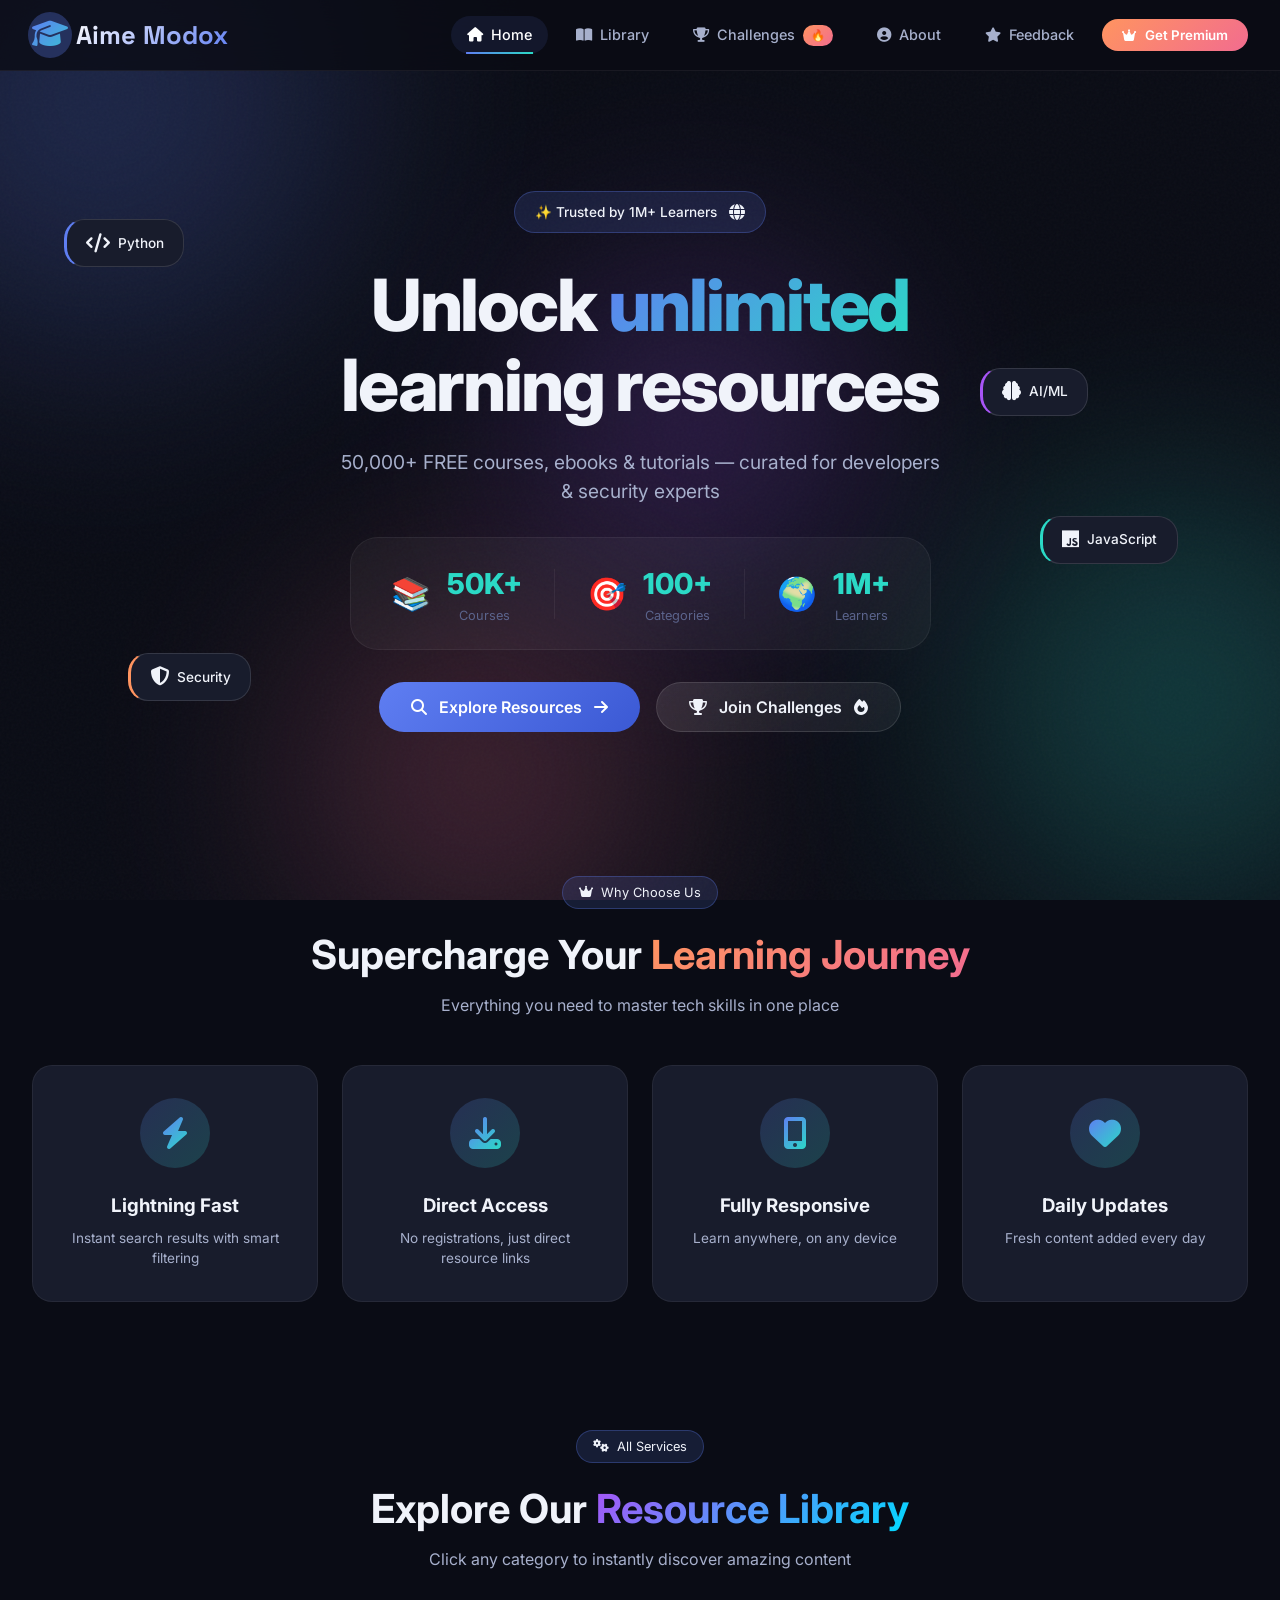
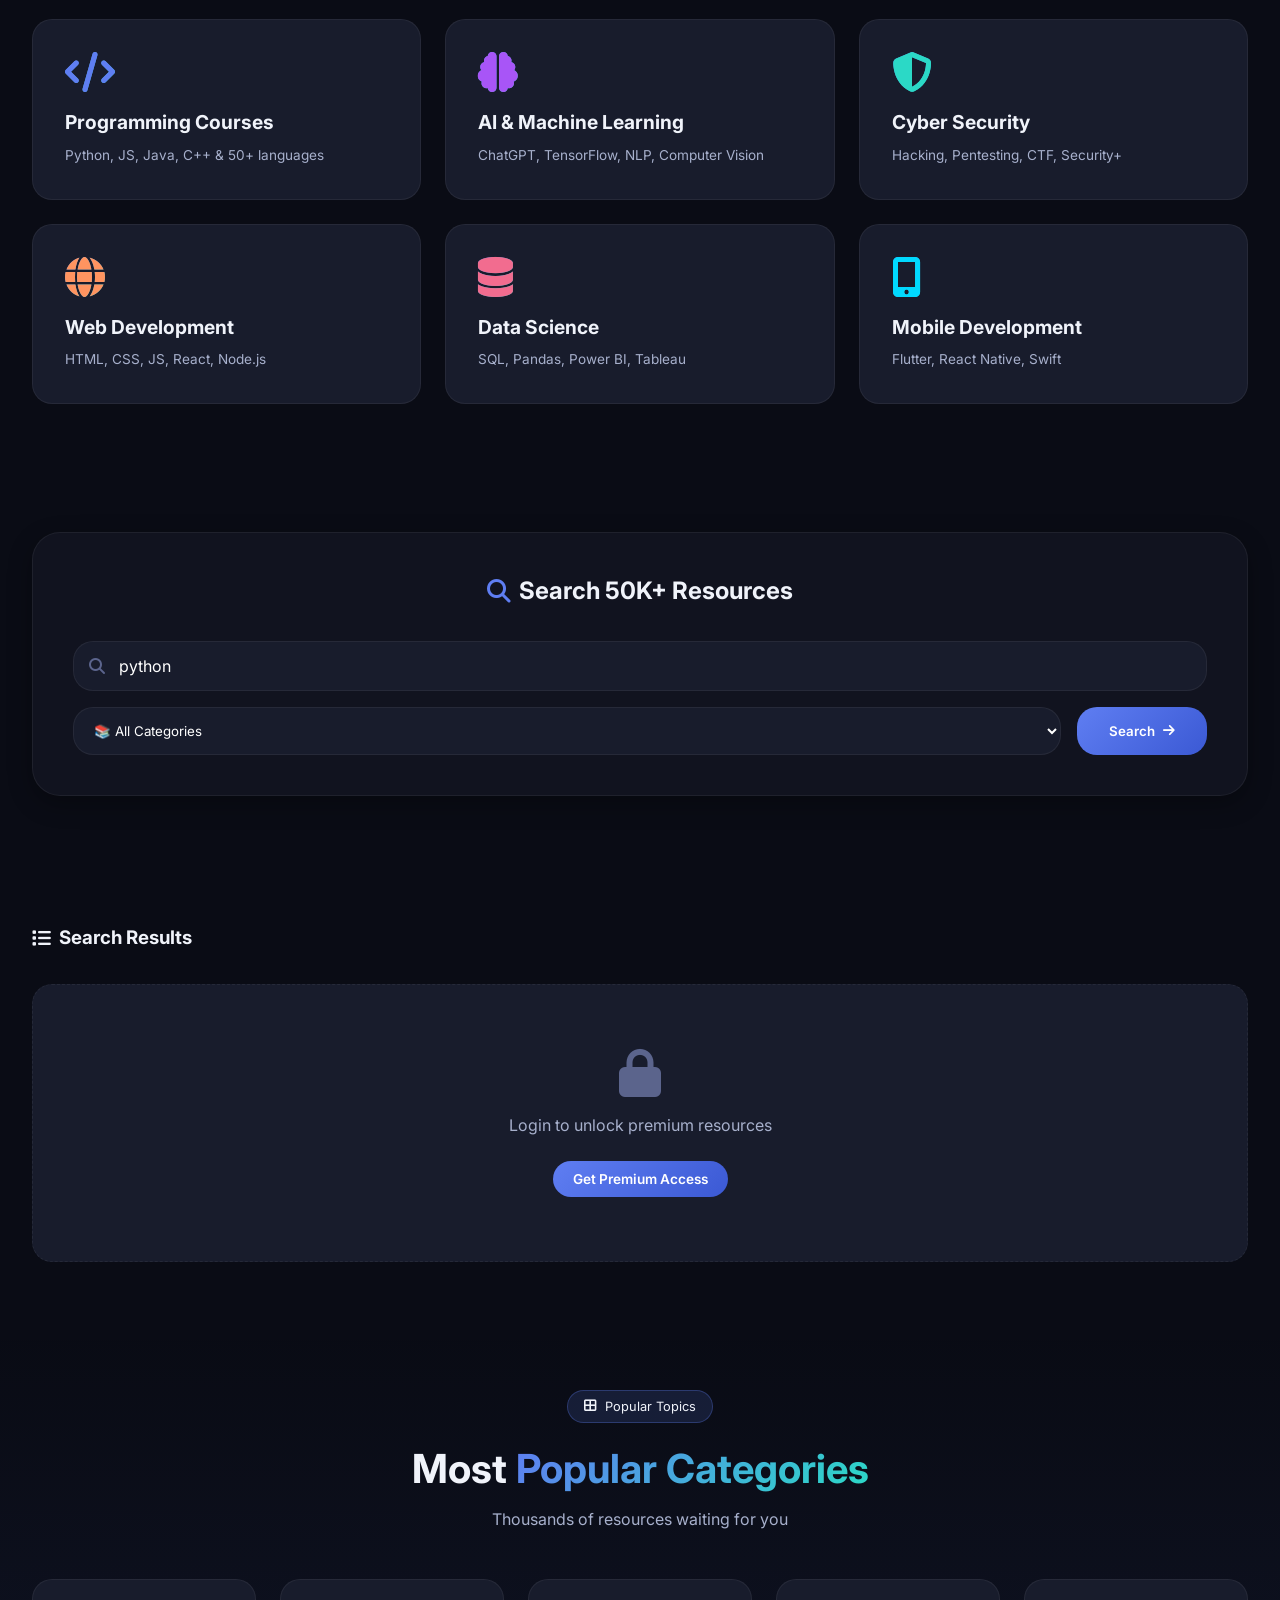
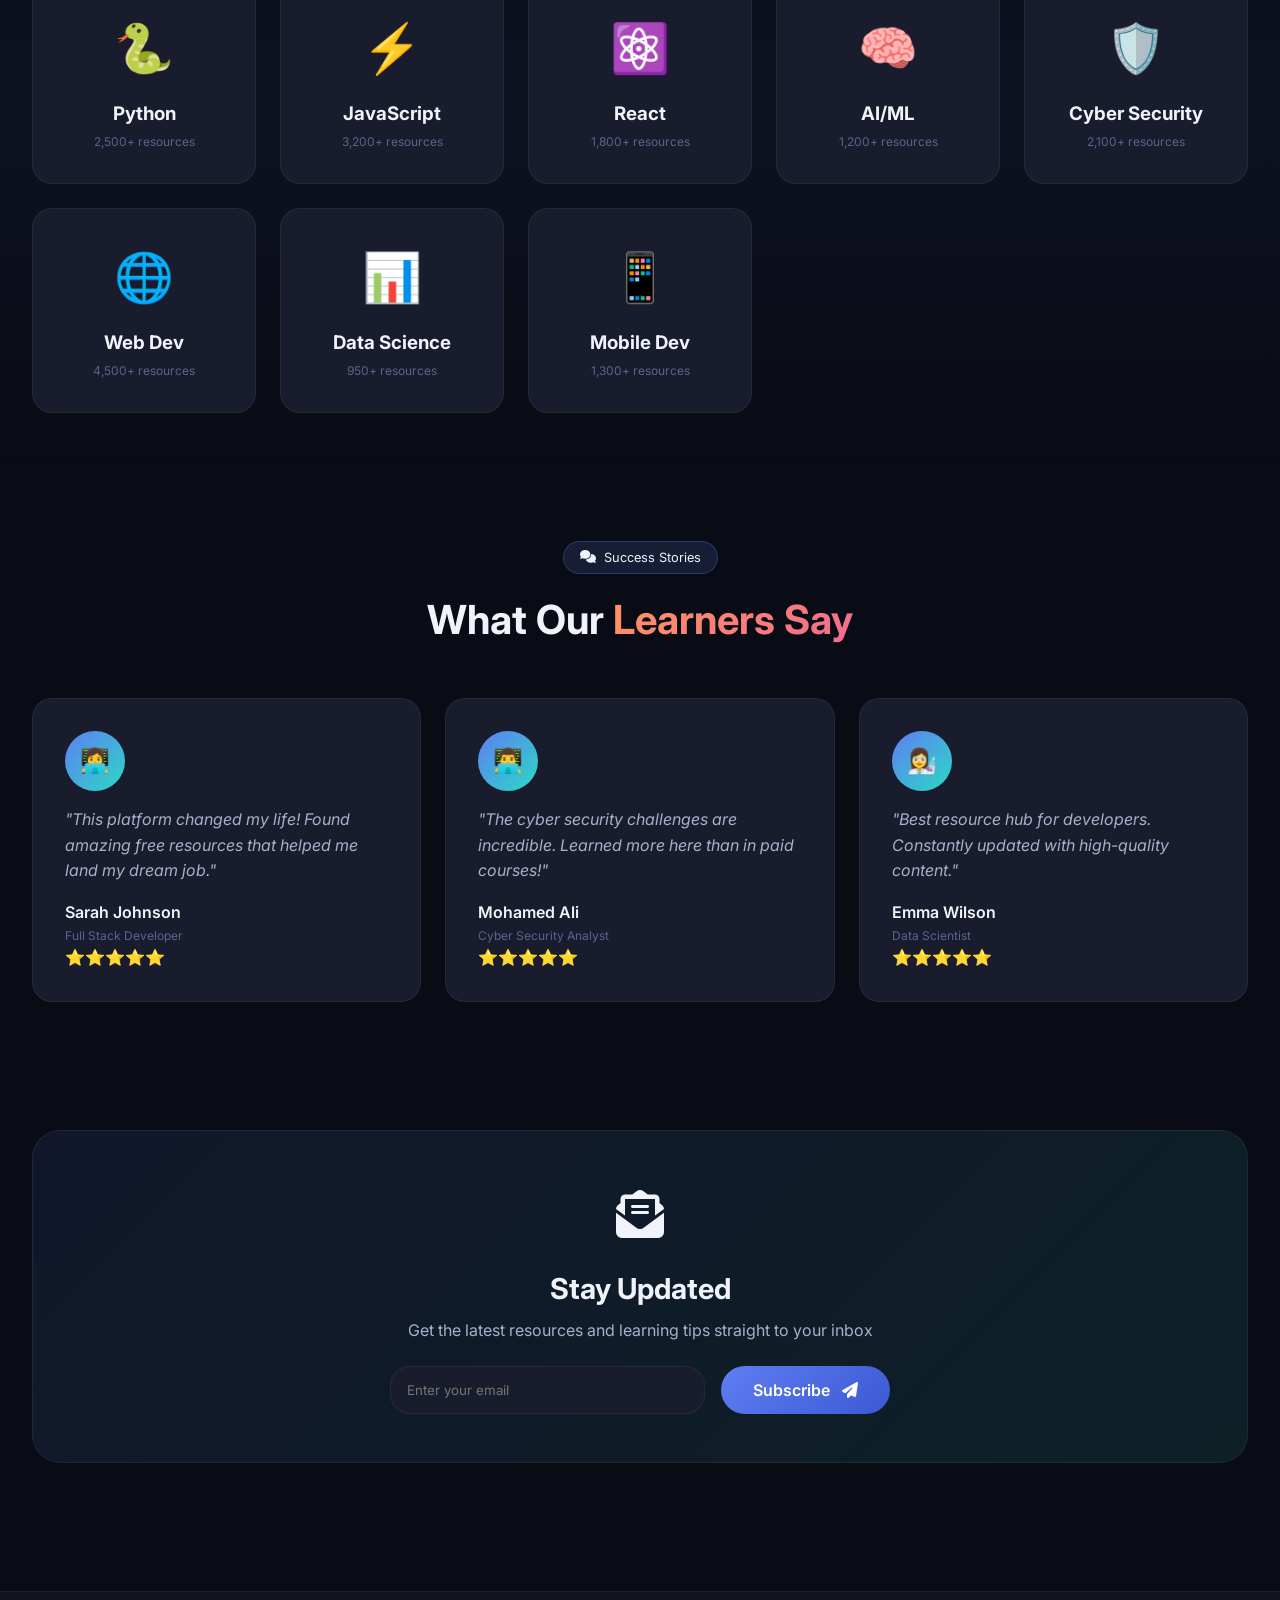
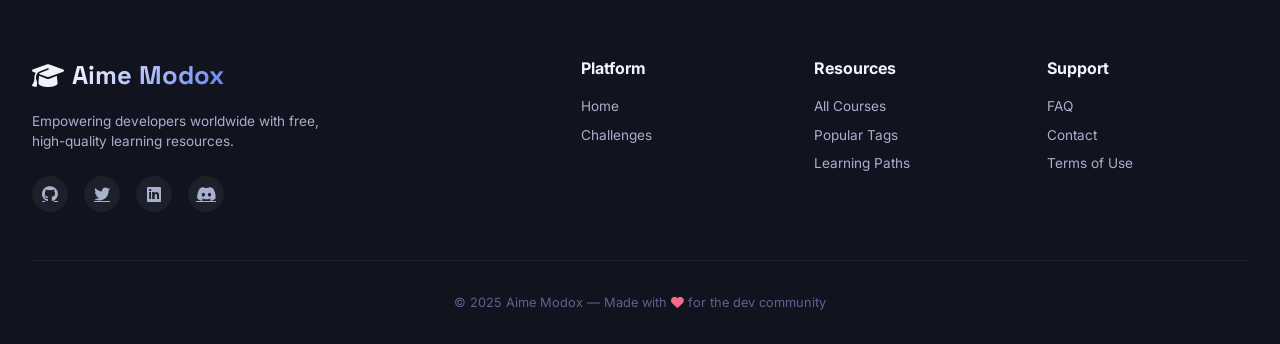
<file: index.html>
<!DOCTYPE html>
<html lang="en">
<head>
    <meta charset="UTF-8">
    <meta name="viewport" content="width=device-width, initial-scale=1.0">
    <title>Aime Modox | Ultimate Learning Platform</title>
    <link rel="stylesheet" href="style.css">
    <link href="https://fonts.googleapis.com/css2?family=Inter:opsz,wght@14..32,300;400;500;600;700;800&family=Space+Grotesk:wght@400;500;600;700&display=swap" rel="stylesheet">
    <link rel="stylesheet" href="https://cdnjs.cloudflare.com/ajax/libs/font-awesome/6.4.0/css/all.min.css">
</head>
<body>
    <!-- Animated Background -->
    <div class="animated-bg">
        <div class="gradient-orb orb-1"></div>
        <div class="gradient-orb orb-2"></div>
        <div class="gradient-orb orb-3"></div>
        <div class="gradient-orb orb-4"></div>
        <div class="noise-overlay"></div>
    </div>

    <!-- Custom Cursor -->
    <div class="custom-cursor"></div>
    <div class="custom-cursor-dot"></div>

    <!-- Header -->
    <header class="header">
        <nav class="nav">
            <div class="logo">
                <div class="logo-icon">
                    <i class="fas fa-graduation-cap"></i>
                    <div class="logo-pulse"></div>
                </div>
                <span>Aime Modox</span>
            </div>
            <div class="nav-links" id="navLinks">
                <a href="index.html" class="nav-link active">
                    <i class="fas fa-home"></i>
                    <span>Home</span>
                </a>
                <a href="library.html" class="nav-link" id="libraryLink">
                    <i class="fas fa-book-open"></i>
                    <span>Library</span>
                </a>
                <a href="challenges.html" class="nav-link" id="challengesLink">
                    <i class="fas fa-trophy"></i>
                    <span>Challenges</span>
                    <span class="badge-new">🔥</span>
                </a>
                <a href="about.html" class="nav-link" id="aboutLink">
                    <i class="fas fa-user-circle"></i>
                    <span>About</span>
                </a>
                <a href="feedback.html" class="nav-link" id="feedbackLink">
                    <i class="fas fa-star"></i>
                    <span>Feedback</span>
                </a>
                <button class="login-btn" id="loginNavBtn">
                    <i class="fas fa-crown"></i>
                    <span>Get Premium</span>
                </button>
            </div>
            <button class="mobile-menu-btn" id="mobileMenuBtn">
                <i class="fas fa-bars"></i>
            </button>
        </nav>
    </header>

    <main>
        <!-- Hero Section -->
        <section class="hero">
            <div class="hero-content">
                <div class="hero-badge">
                    <span class="badge-text">✨ Trusted by 1M+ Learners</span>
                    <span class="badge-icon"><i class="fas fa-globe"></i></span>
                </div>
                <h1 class="hero-title">
                    Unlock 
                    <span class="gradient-text gradient-1">unlimited</span>
                    <br>learning resources
                </h1>
                <p class="hero-subtitle">
                    50,000+ FREE courses, ebooks & tutorials — curated for developers & security experts
                </p>
                
                <div class="hero-stats">
                    <div class="stat-card">
                        <div class="stat-icon">📚</div>
                        <div class="stat-info">
                            <h3>50K+</h3>
                            <p>Courses</p>
                        </div>
                    </div>
                    <div class="stat-divider"></div>
                    <div class="stat-card">
                        <div class="stat-icon">🎯</div>
                        <div class="stat-info">
                            <h3>100+</h3>
                            <p>Categories</p>
                        </div>
                    </div>
                    <div class="stat-divider"></div>
                    <div class="stat-card">
                        <div class="stat-icon">🌍</div>
                        <div class="stat-info">
                            <h3>1M+</h3>
                            <p>Learners</p>
                        </div>
                    </div>
                </div>
                
                <div class="hero-buttons">
                    <button class="btn-primary btn-glow" id="heroSearchBtn">
                        <i class="fas fa-search"></i>
                        <span>Explore Resources</span>
                        <i class="fas fa-arrow-right"></i>
                    </button>
                    <button class="btn-secondary" id="heroChallengesBtn">
                        <i class="fas fa-trophy"></i>
                        <span>Join Challenges</span>
                        <i class="fas fa-fire"></i>
                    </button>
                </div>
            </div>
            
            <div class="hero-floating-elements">
                <div class="floating-card float-1">
                    <i class="fas fa-code"></i>
                    <span>Python</span>
                </div>
                <div class="floating-card float-2">
                    <i class="fab fa-js"></i>
                    <span>JavaScript</span>
                </div>
                <div class="floating-card float-3">
                    <i class="fas fa-shield-alt"></i>
                    <span>Security</span>
                </div>
                <div class="floating-card float-4">
                    <i class="fas fa-brain"></i>
                    <span>AI/ML</span>
                </div>
            </div>
        </section>

        <!-- باقي sections كما هي... -->
        <section class="features-section">
            <div class="container">
                <div class="section-header">
                    <div class="section-tag">
                        <i class="fas fa-crown"></i>
                        <span>Why Choose Us</span>
                    </div>
                    <h2>Supercharge Your <span class="gradient-text gradient-2">Learning Journey</span></h2>
                    <p>Everything you need to master tech skills in one place</p>
                </div>
                <div class="features-grid">
                    <div class="feature-card">
                        <div class="feature-icon">
                            <i class="fas fa-bolt"></i>
                            <div class="icon-glow"></div>
                        </div>
                        <h3>Lightning Fast</h3>
                        <p>Instant search results with smart filtering</p>
                    </div>
                    <div class="feature-card">
                        <div class="feature-icon">
                            <i class="fas fa-download"></i>
                            <div class="icon-glow"></div>
                        </div>
                        <h3>Direct Access</h3>
                        <p>No registrations, just direct resource links</p>
                    </div>
                    <div class="feature-card">
                        <div class="feature-icon">
                            <i class="fas fa-mobile-alt"></i>
                            <div class="icon-glow"></div>
                        </div>
                        <h3>Fully Responsive</h3>
                        <p>Learn anywhere, on any device</p>
                    </div>
                    <div class="feature-card">
                        <div class="feature-icon">
                            <i class="fas fa-heart"></i>
                            <div class="icon-glow"></div>
                        </div>
                        <h3>Daily Updates</h3>
                        <p>Fresh content added every day</p>
                    </div>
                </div>
            </div>
        </section>

        <!-- Services Section -->
        <section class="services-section">
            <div class="container">
                <div class="section-header">
                    <div class="section-tag">
                        <i class="fas fa-cogs"></i>
                        <span>All Services</span>
                    </div>
                    <h2>Explore Our <span class="gradient-text gradient-3">Resource Library</span></h2>
                    <p>Click any category to instantly discover amazing content</p>
                </div>
                <div class="services-grid" id="servicesGrid"></div>
            </div>
        </section>

        <!-- Search Section -->
        <section class="search-section">
            <div class="container">
                <div class="search-wrapper">
                    <div class="search-header">
                        <i class="fas fa-search"></i>
                        <h3>Search 50K+ Resources</h3>
                    </div>
                    <div class="search-container">
                        <div class="search-input-wrapper">
                            <i class="fas fa-search search-icon"></i>
                            <input type="text" id="searchInput" placeholder="python, react, cyber security, ai..." value="python">
                        </div>
                        <div class="search-filters">
                            <select id="categorySelect" class="category-select">
                                <option value="all">📚 All Categories</option>
                                <option value="python">🐍 Python</option>
                                <option value="javascript">⚡ JavaScript</option>
                                <option value="react">⚛️ React</option>
                                <option value="ai">🧠 AI/ML</option>
                                <option value="cyber">🛡️ Cyber Security</option>
                                <option value="web">🌐 Web Dev</option>
                            </select>
                            <button class="search-btn" id="searchBtn">
                                <span>Search</span>
                                <i class="fas fa-arrow-right"></i>
                            </button>
                        </div>
                    </div>
                </div>
            </div>
        </section>

        <!-- Premium Banner -->
        <div class="premium-banner" id="premiumBanner" style="display: none;">
            <div class="premium-content">
                <div class="premium-icon">
                    <i class="fas fa-crown"></i>
                    <div class="premium-pulse"></div>
                </div>
                <div class="premium-text">
                    <h4>Premium Access Unlocked!</h4>
                    <p>✅ Unlimited downloads | ✅ Direct links | ✅ Lifetime access</p>
                </div>
                <button class="premium-close" id="closePremiumBtn">
                    <i class="fas fa-times"></i>
                </button>
            </div>
        </div>

        <!-- Results Section -->
        <div class="results-section" id="resultsSection">
            <div class="container">
                <div class="results-header">
                    <h3><i class="fas fa-list"></i> Search Results</h3>
                    <div class="results-count" id="resultsCount"></div>
                </div>
                <div class="results-grid" id="resultsContainer">
                    <div class="result-placeholder">
                        <i class="fas fa-lock"></i>
                        <p>Login to unlock premium resources</p>
                        <button class="btn-primary small" id="placeholderLoginBtn">Get Premium Access</button>
                    </div>
                </div>
            </div>
        </div>

        <!-- Categories Showcase -->
        <section class="categories-showcase">
            <div class="container">
                <div class="section-header">
                    <div class="section-tag">
                        <i class="fas fa-th-large"></i>
                        <span>Popular Topics</span>
                    </div>
                    <h2>Most <span class="gradient-text gradient-1">Popular Categories</span></h2>
                    <p>Thousands of resources waiting for you</p>
                </div>
                <div class="categories-grid" id="categoriesGrid"></div>
            </div>
        </section>

        <!-- Testimonials Section -->
        <section class="testimonials-section">
            <div class="container">
                <div class="section-header">
                    <div class="section-tag">
                        <i class="fas fa-comments"></i>
                        <span>Success Stories</span>
                    </div>
                    <h2>What Our <span class="gradient-text gradient-2">Learners Say</span></h2>
                </div>
                <div class="testimonials-grid" id="testimonialsGrid"></div>
            </div>
        </section>

        <!-- Newsletter Section -->
        <section class="newsletter-section">
            <div class="container">
                <div class="newsletter-wrapper">
                    <div class="newsletter-content">
                        <div class="newsletter-icon">
                            <i class="fas fa-envelope-open-text"></i>
                        </div>
                        <h3>Stay Updated</h3>
                        <p>Get the latest resources and learning tips straight to your inbox</p>
                        <div class="newsletter-form">
                            <input type="email" placeholder="Enter your email">
                            <button class="btn-primary">Subscribe <i class="fas fa-paper-plane"></i></button>
                        </div>
                    </div>
                </div>
            </div>
        </section>
    </main>

    <!-- Footer -->
    <footer class="footer">
        <div class="container">
            <div class="footer-content">
                <div class="footer-brand">
                    <div class="logo">
                        <i class="fas fa-graduation-cap"></i>
                        <span>Aime Modox</span>
                    </div>
                    <p>Empowering developers worldwide with free, high-quality learning resources.</p>
                    <div class="social-links">
                        <a href="#"><i class="fab fa-github"></i></a>
                        <a href="#"><i class="fab fa-twitter"></i></a>
                        <a href="#"><i class="fab fa-linkedin"></i></a>
                        <a href="#"><i class="fab fa-discord"></i></a>
                    </div>
                </div>
                <div class="footer-links">
                    <div class="link-group">
                        <h4>Platform</h4>
                        <a href="index.html">Home</a>
                        <a href="challenges.html">Challenges</a>
                        <!-- <a href="introduction.html">Introduction</a> تمت إزالة الرابط -->
                    </div>
                    <div class="link-group">
                        <h4>Resources</h4>
                        <a href="#">All Courses</a>
                        <a href="#">Popular Tags</a>
                        <a href="#">Learning Paths</a>
                    </div>
                    <div class="link-group">
                        <h4>Support</h4>
                        <a href="#">FAQ</a>
                        <a href="#">Contact</a>
                        <a href="#">Terms of Use</a>
                    </div>
                </div>
            </div>
            <div class="footer-bottom">
                <p>© 2025 Aime Modox — Made with <i class="fas fa-heart"></i> for the dev community</p>
            </div>
        </div>
    </footer>

    <!-- Login Modal -->
    <div class="modal" id="loginModal">
        <div class="modal-card">
            <button class="modal-close" id="closeModalBtn">&times;</button>
            <div class="modal-header">
                <div class="modal-icon">
                    <i class="fas fa-crown"></i>
                </div>
                <h2>Premium Access</h2>
                <p>Unlock all resources & features</p>
            </div>
            <div class="modal-body">
                <form id="loginForm">
                    <div class="input-group">
                        <i class="fas fa-envelope"></i>
                        <input type="email" id="loginEmail" placeholder="Email address" required>
                    </div>
                    <div class="input-group">
                        <i class="fas fa-key"></i>
                        <input type="password" id="loginPassword" placeholder="Password" required>
                    </div>
                    <button type="submit" class="btn-primary full-width">
                        <i class="fas fa-unlock-alt"></i>
                        <span>Unlock Premium</span>
                    </button>
                </form>
                <div class="login-hint">
                    <i class="fas fa-lightbulb"></i>
                    <span>Hint: <strong>sohagteam</strong></span>
                </div>
            </div>
        </div>
    </div>

    <script src="script.js"></script>
</body>
</html>
</file>
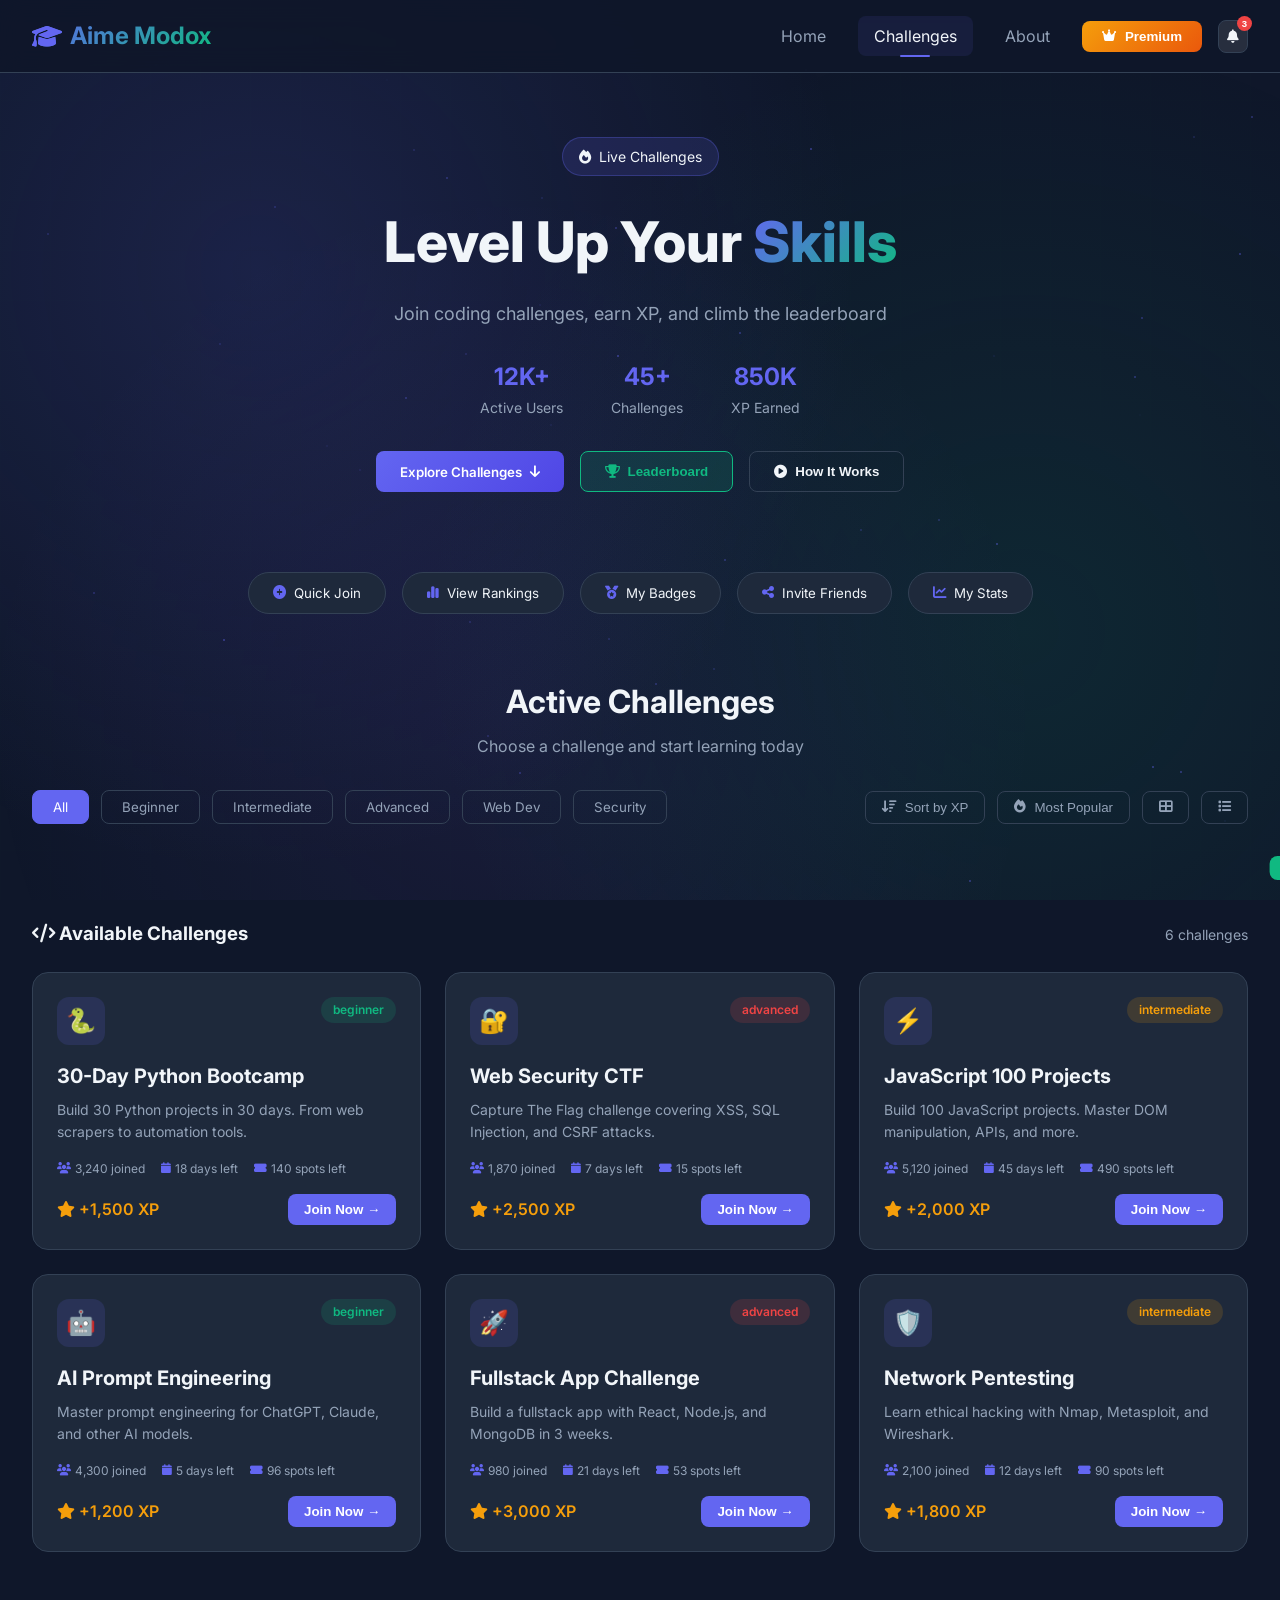
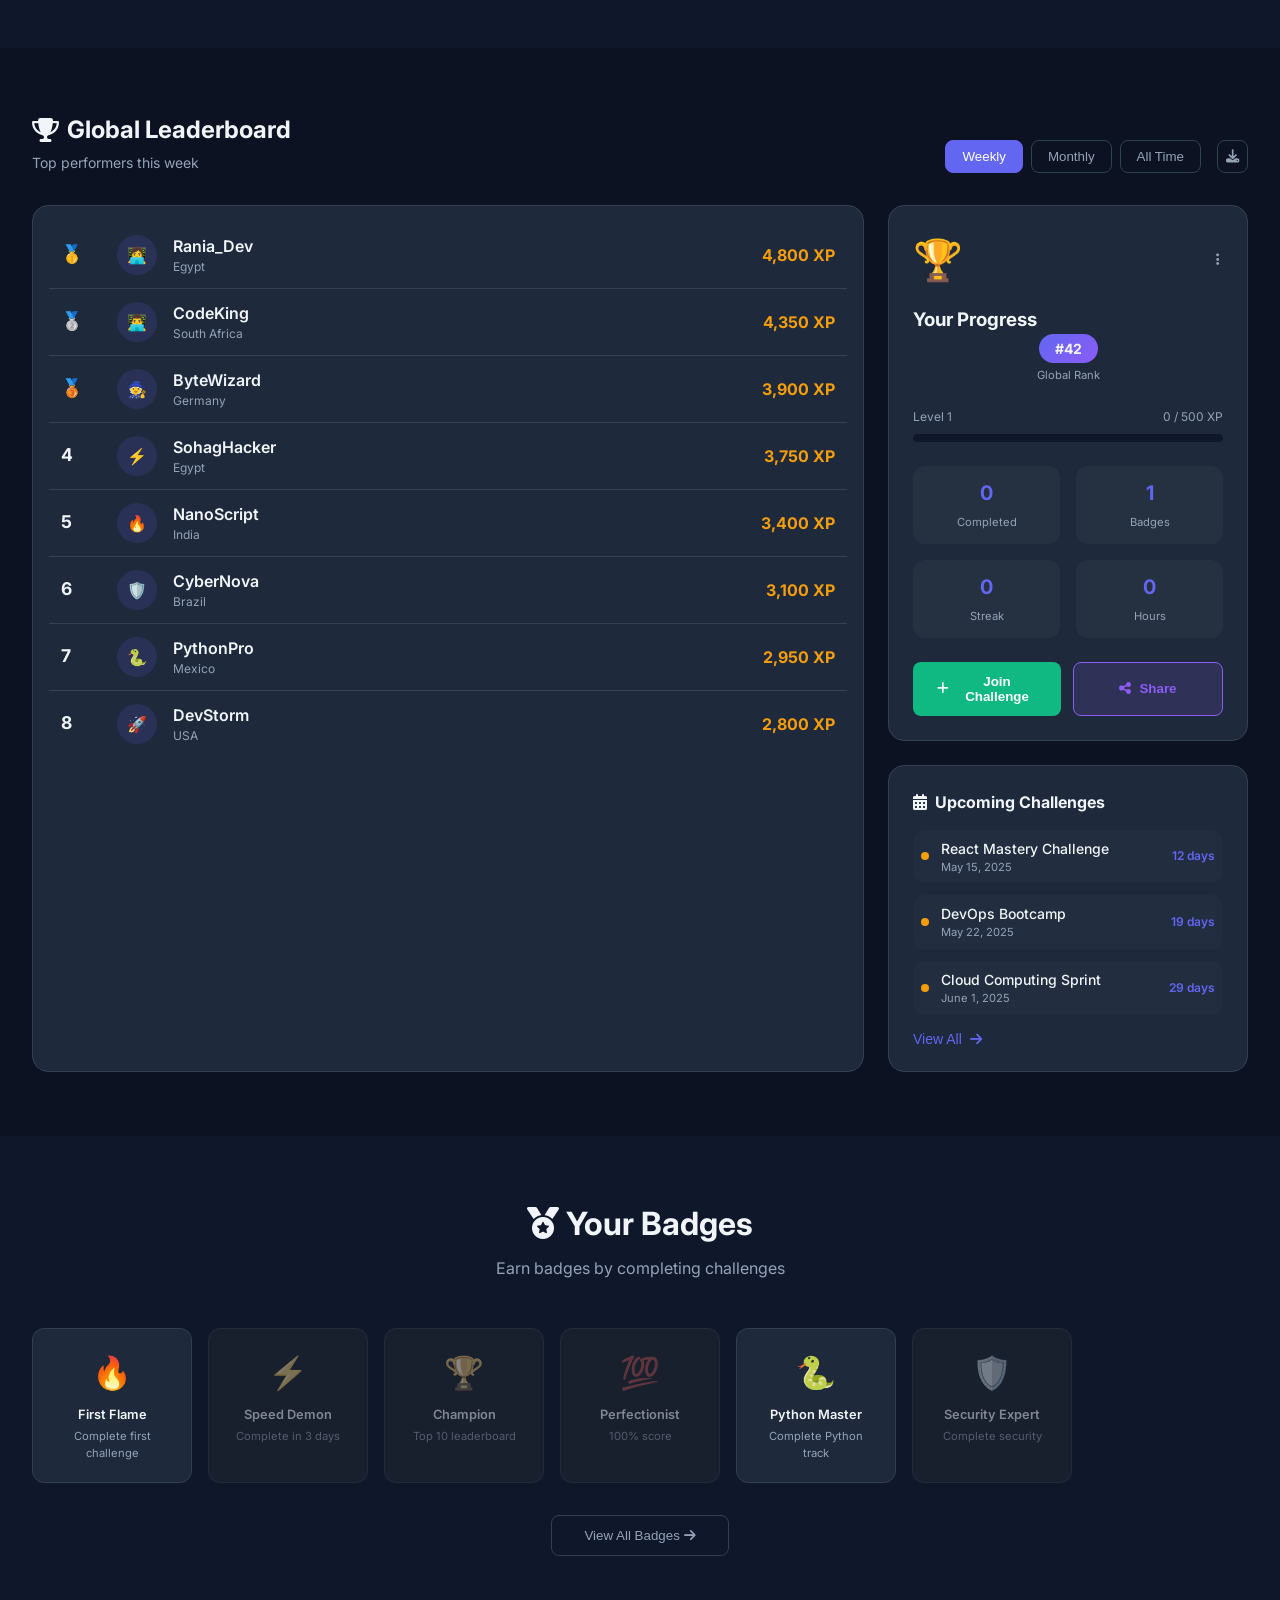
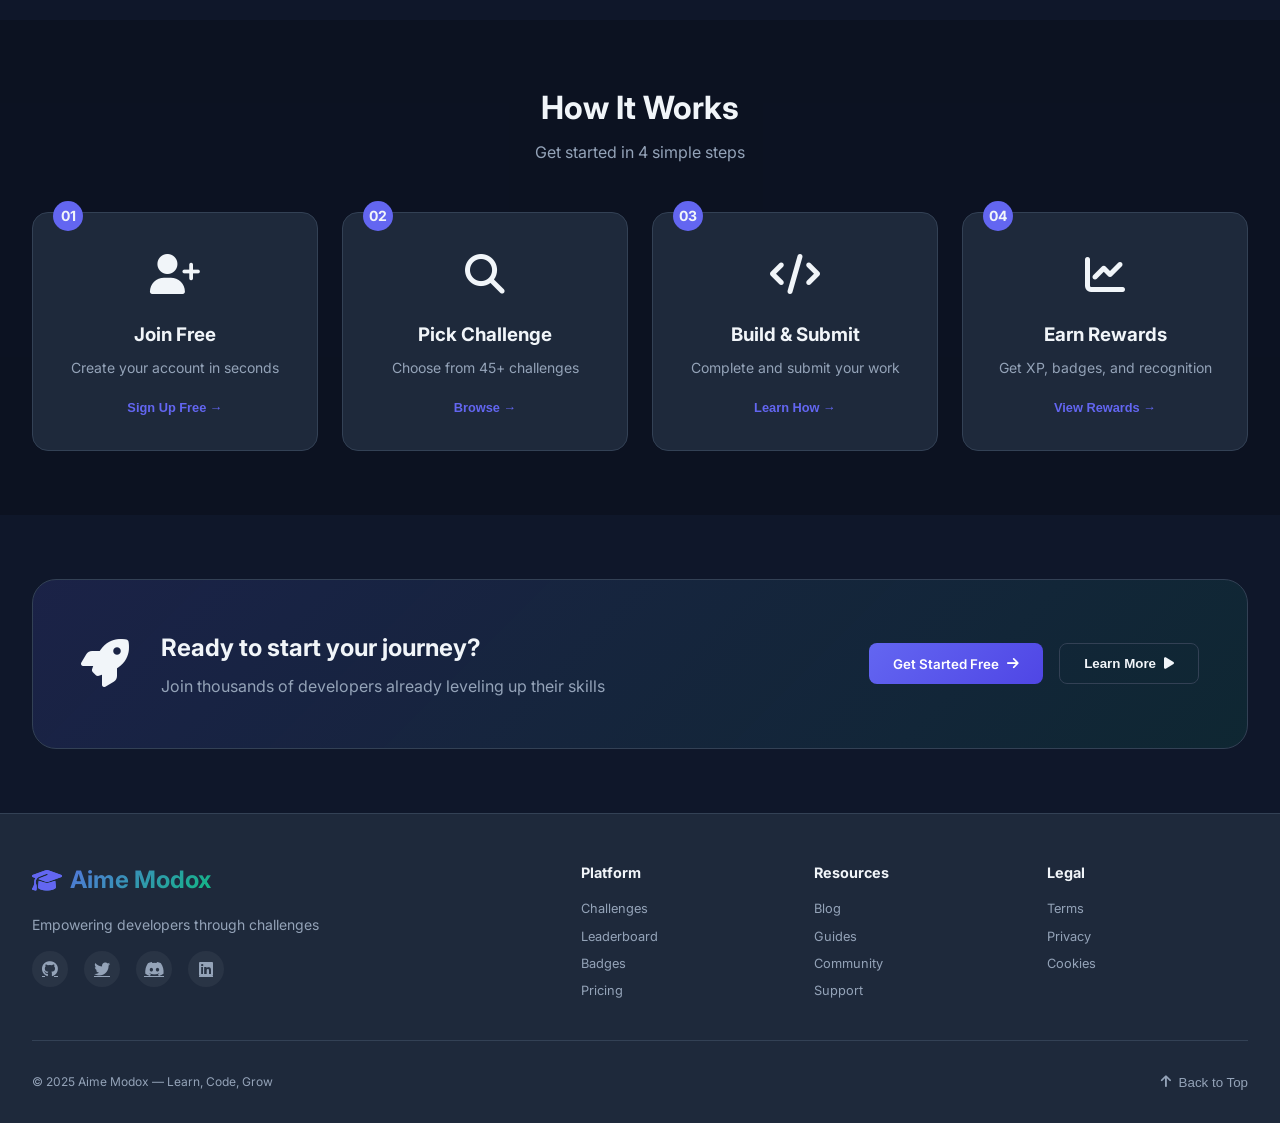
<file: challenges.html>
<!DOCTYPE html>
<html lang="en">
<head>
    <meta charset="UTF-8">
    <meta name="viewport" content="width=device-width, initial-scale=1.0">
    <title>Aime Modox | Coding Challenges</title>
    <link rel="stylesheet" href="challenges.css">
    <link href="https://fonts.googleapis.com/css2?family=Inter:opsz,wght@14..32,300;400;500;600;700;800&display=swap" rel="stylesheet">
    <link rel="stylesheet" href="https://cdnjs.cloudflare.com/ajax/libs/font-awesome/6.4.0/css/all.min.css">
</head>
<body>
    <!-- Animated Background -->
    <div class="bg-gradient"></div>
    <div class="bg-pattern"></div>
    <div class="particles" id="particles"></div>

    <!-- Header -->
    <header class="header">
        <nav class="nav">
            <a href="index.html" class="logo">
                <i class="fas fa-graduation-cap"></i>
                <span>Aime Modox</span>
            </a>
            <div class="nav-links" id="navLinks">
                <a href="index.html" class="nav-link">Home</a>
                <a href="challenges.html" class="nav-link active">Challenges</a>
                <a href="about.html" class="nav-link">About</a>
                <button class="btn-premium" id="premiumBtn">
                    <i class="fas fa-crown"></i> Premium
                </button>
                <button class="btn-notification" id="notificationBtn">
                    <i class="fas fa-bell"></i>
                    <span class="notification-badge">3</span>
                </button>
            </div>
            <button class="mobile-menu" id="mobileMenu">
                <i class="fas fa-bars"></i>
            </button>
        </nav>
    </header>

    <main>
        <!-- Hero Section with More Buttons -->
        <section class="hero">
            <div class="hero-content">
                <div class="hero-badge">
                    <i class="fas fa-fire"></i>
                    <span>Live Challenges</span>
                </div>
                <h1>Level Up Your <span class="highlight">Skills</span></h1>
                <p>Join coding challenges, earn XP, and climb the leaderboard</p>
                <div class="hero-stats">
                    <div class="stat">
                        <span class="stat-value">12K+</span>
                        <span class="stat-label">Active Users</span>
                    </div>
                    <div class="stat">
                        <span class="stat-value">45+</span>
                        <span class="stat-label">Challenges</span>
                    </div>
                    <div class="stat">
                        <span class="stat-value">850K</span>
                        <span class="stat-label">XP Earned</span>
                    </div>
                </div>
                <div class="hero-buttons">
                    <button class="btn-primary" id="exploreBtn">
                        Explore Challenges <i class="fas fa-arrow-down"></i>
                    </button>
                    <button class="btn-secondary" id="leaderboardBtn">
                        <i class="fas fa-trophy"></i> Leaderboard
                    </button>
                    <button class="btn-outline" id="howItWorksBtn">
                        <i class="fas fa-play-circle"></i> How It Works
                    </button>
                </div>
            </div>
        </section>

        <!-- Quick Action Bar -->
        <section class="quick-actions">
            <div class="container">
                <div class="action-buttons">
                    <button class="action-btn" id="quickJoinBtn">
                        <i class="fas fa-plus-circle"></i>
                        <span>Quick Join</span>
                    </button>
                    <button class="action-btn" id="quickRankingBtn">
                        <i class="fas fa-chart-simple"></i>
                        <span>View Rankings</span>
                    </button>
                    <button class="action-btn" id="quickBadgesBtn">
                        <i class="fas fa-medal"></i>
                        <span>My Badges</span>
                    </button>
                    <button class="action-btn" id="quickShareBtn">
                        <i class="fas fa-share-alt"></i>
                        <span>Invite Friends</span>
                    </button>
                    <button class="action-btn" id="quickStatsBtn">
                        <i class="fas fa-chart-line"></i>
                        <span>My Stats</span>
                    </button>
                </div>
            </div>
        </section>

        <!-- Filters with More Options -->
        <section class="filters-section">
            <div class="container">
                <div class="filters-header">
                    <h2>Active Challenges</h2>
                    <p>Choose a challenge and start learning today</p>
                </div>
                <div class="filters-wrapper">
                    <div class="filters-primary">
                        <button class="filter-btn active" data-filter="all">All</button>
                        <button class="filter-btn" data-filter="beginner">Beginner</button>
                        <button class="filter-btn" data-filter="intermediate">Intermediate</button>
                        <button class="filter-btn" data-filter="advanced">Advanced</button>
                        <button class="filter-btn" data-filter="web">Web Dev</button>
                        <button class="filter-btn" data-filter="security">Security</button>
                    </div>
                    <div class="filters-secondary">
                        <button class="sort-btn" id="sortByXp">
                            <i class="fas fa-sort-amount-down"></i> Sort by XP
                        </button>
                        <button class="sort-btn" id="sortByPopular">
                            <i class="fas fa-fire"></i> Most Popular
                        </button>
                        <button class="view-btn" id="gridViewBtn">
                            <i class="fas fa-th-large"></i>
                        </button>
                        <button class="view-btn" id="listViewBtn">
                            <i class="fas fa-list"></i>
                        </button>
                    </div>
                </div>
            </div>
        </section>

        <!-- Challenges Grid -->
        <section class="challenges-section">
            <div class="container">
                <div class="challenges-header">
                    <h3><i class="fas fa-code"></i> Available Challenges</h3>
                    <div class="challenge-count" id="challengeCount">6 challenges</div>
                </div>
                <div class="challenges-grid" id="challengesGrid"></div>
                <div class="load-more" id="loadMoreBtn">
                    <button class="btn-load-more">Load More Challenges <i class="fas fa-arrow-right"></i></button>
                </div>
            </div>
        </section>

        <!-- Leaderboard Section with More Features -->
        <section class="leaderboard-section" id="leaderboard">
            <div class="container">
                <div class="leaderboard-header">
                    <div>
                        <h2><i class="fas fa-trophy"></i> Global Leaderboard</h2>
                        <p>Top performers this week</p>
                    </div>
                    <div class="leaderboard-actions">
                        <div class="leaderboard-tabs">
                            <button class="tab-btn active" data-tab="weekly">Weekly</button>
                            <button class="tab-btn" data-tab="monthly">Monthly</button>
                            <button class="tab-btn" data-tab="alltime">All Time</button>
                        </div>
                        <button class="btn-download" id="downloadLeaderboard">
                            <i class="fas fa-download"></i>
                        </button>
                    </div>
                </div>
                <div class="leaderboard-grid">
                    <div class="leaderboard-list" id="leaderboardList"></div>
                    <div class="user-stats" id="userStats">
                        <div class="stats-card">
                            <div class="stats-header">
                                <div class="stats-icon">🏆</div>
                                <button class="stats-menu" id="statsMenuBtn">
                                    <i class="fas fa-ellipsis-v"></i>
                                </button>
                            </div>
                            <h3>Your Progress</h3>
                            <div class="rank-info">
                                <span class="rank-badge">#42</span>
                                <span class="rank-label">Global Rank</span>
                            </div>
                            <div class="xp-bar">
                                <div class="xp-label">
                                    <span>Level 1</span>
                                    <span id="xpDisplay">0 / 500 XP</span>
                                </div>
                                <div class="xp-track">
                                    <div class="xp-progress" id="xpProgress" style="width: 0%"></div>
                                </div>
                            </div>
                            <div class="user-metrics">
                                <div class="metric">
                                    <span class="metric-value" id="challengesDone">0</span>
                                    <span class="metric-label">Completed</span>
                                </div>
                                <div class="metric">
                                    <span class="metric-value" id="badgesEarned">0</span>
                                    <span class="metric-label">Badges</span>
                                </div>
                                <div class="metric">
                                    <span class="metric-value" id="streakCount">0</span>
                                    <span class="metric-label">Streak</span>
                                </div>
                                <div class="metric">
                                    <span class="metric-value" id="hoursSpent">0</span>
                                    <span class="metric-label">Hours</span>
                                </div>
                            </div>
                            <div class="stats-buttons">
                                <button class="btn-join" id="joinFromStats">
                                    <i class="fas fa-plus"></i> Join Challenge
                                </button>
                                <button class="btn-share" id="shareProgress">
                                    <i class="fas fa-share-alt"></i> Share
                                </button>
                            </div>
                        </div>
                        
                        <!-- Upcoming Challenges Card -->
                        <div class="upcoming-card">
                            <h4><i class="fas fa-calendar-alt"></i> Upcoming Challenges</h4>
                            <div class="upcoming-list" id="upcomingList"></div>
                            <button class="btn-view-all" id="viewAllUpcoming">
                                View All <i class="fas fa-arrow-right"></i>
                            </button>
                        </div>
                    </div>
                </div>
            </div>
        </section>

        <!-- Badges Section -->
        <section class="badges-section" id="badges">
            <div class="container">
                <div class="section-header">
                    <h2><i class="fas fa-medal"></i> Your Badges</h2>
                    <p>Earn badges by completing challenges</p>
                </div>
                <div class="badges-grid" id="badgesGrid"></div>
                <div class="badges-footer">
                    <button class="btn-view-all-badges" id="viewAllBadges">
                        View All Badges <i class="fas fa-arrow-right"></i>
                    </button>
                </div>
            </div>
        </section>

        <!-- How It Works Section -->
        <section class="how-section" id="howItWorks">
            <div class="container">
                <div class="section-header">
                    <h2>How It Works</h2>
                    <p>Get started in 4 simple steps</p>
                </div>
                <div class="steps">
                    <div class="step">
                        <div class="step-number">01</div>
                        <div class="step-icon"><i class="fas fa-user-plus"></i></div>
                        <h3>Join Free</h3>
                        <p>Create your account in seconds</p>
                        <button class="step-btn">Sign Up Free →</button>
                    </div>
                    <div class="step">
                        <div class="step-number">02</div>
                        <div class="step-icon"><i class="fas fa-search"></i></div>
                        <h3>Pick Challenge</h3>
                        <p>Choose from 45+ challenges</p>
                        <button class="step-btn">Browse →</button>
                    </div>
                    <div class="step">
                        <div class="step-number">03</div>
                        <div class="step-icon"><i class="fas fa-code"></i></div>
                        <h3>Build & Submit</h3>
                        <p>Complete and submit your work</p>
                        <button class="step-btn">Learn How →</button>
                    </div>
                    <div class="step">
                        <div class="step-number">04</div>
                        <div class="step-icon"><i class="fas fa-chart-line"></i></div>
                        <h3>Earn Rewards</h3>
                        <p>Get XP, badges, and recognition</p>
                        <button class="step-btn">View Rewards →</button>
                    </div>
                </div>
            </div>
        </section>

        <!-- CTA Banner -->
        <section class="cta-banner">
            <div class="container">
                <div class="cta-content">
                    <div class="cta-icon">
                        <i class="fas fa-rocket"></i>
                    </div>
                    <div class="cta-text">
                        <h3>Ready to start your journey?</h3>
                        <p>Join thousands of developers already leveling up their skills</p>
                    </div>
                    <div class="cta-buttons">
                        <button class="btn-primary" id="ctaJoinBtn">
                            Get Started Free <i class="fas fa-arrow-right"></i>
                        </button>
                        <button class="btn-outline" id="ctaLearnBtn">
                            Learn More <i class="fas fa-play"></i>
                        </button>
                    </div>
                </div>
            </div>
        </section>
    </main>

    <!-- Footer -->
    <footer class="footer">
        <div class="container">
            <div class="footer-content">
                <div class="footer-brand">
                    <div class="logo">
                        <i class="fas fa-graduation-cap"></i>
                        <span>Aime Modox</span>
                    </div>
                    <p>Empowering developers through challenges</p>
                    <div class="social-icons">
                        <a href="#"><i class="fab fa-github"></i></a>
                        <a href="#"><i class="fab fa-twitter"></i></a>
                        <a href="#"><i class="fab fa-discord"></i></a>
                        <a href="#"><i class="fab fa-linkedin"></i></a>
                    </div>
                </div>
                <div class="footer-links">
                    <div class="link-group">
                        <h4>Platform</h4>
                        <a href="#">Challenges</a>
                        <a href="#">Leaderboard</a>
                        <a href="#">Badges</a>
                        <a href="#">Pricing</a>
                    </div>
                    <div class="link-group">
                        <h4>Resources</h4>
                        <a href="#">Blog</a>
                        <a href="#">Guides</a>
                        <a href="#">Community</a>
                        <a href="#">Support</a>
                    </div>
                    <div class="link-group">
                        <h4>Legal</h4>
                        <a href="#">Terms</a>
                        <a href="#">Privacy</a>
                        <a href="#">Cookies</a>
                    </div>
                </div>
            </div>
            <div class="footer-bottom">
                <p>© 2025 Aime Modox — Learn, Code, Grow</p>
                <div class="footer-actions">
                    <button class="footer-btn" id="scrollTopBtn">
                        <i class="fas fa-arrow-up"></i> Back to Top
                    </button>
                </div>
            </div>
        </div>
    </footer>

    <!-- Join Modal -->
    <div class="modal" id="joinModal">
        <div class="modal-content">
            <button class="modal-close" id="closeModal">&times;</button>
            <div class="modal-icon">🚀</div>
            <h3>Join Challenge</h3>
            <p>Enter your details to participate</p>
            <form id="joinForm">
                <div class="input-group">
                    <i class="fas fa-user"></i>
                    <input type="text" id="userName" placeholder="Your Name" required>
                </div>
                <div class="input-group">
                    <i class="fas fa-envelope"></i>
                    <input type="email" id="userEmail" placeholder="Email Address" required>
                </div>
                <div class="input-group">
                    <i class="fas fa-code"></i>
                    <select id="challengeSelect">
                        <option value="">Select a challenge</option>
                    </select>
                </div>
                <button type="submit" class="btn-primary full-width">
                    <i class="fas fa-rocket"></i> Start Challenge
                </button>
            </form>
            <div class="modal-footer">
                <p>By joining, you agree to our <a href="#">Terms</a></p>
            </div>
        </div>
    </div>

    <!-- Share Modal -->
    <div class="modal" id="shareModal">
        <div class="modal-content share-modal">
            <button class="modal-close" id="closeShareModal">&times;</button>
            <div class="modal-icon">📢</div>
            <h3>Share Your Progress</h3>
            <p>Invite friends to join challenges</p>
            <div class="share-options">
                <button class="share-option twitter"><i class="fab fa-twitter"></i> Twitter</button>
                <button class="share-option linkedin"><i class="fab fa-linkedin"></i> LinkedIn</button>
                <button class="share-option whatsapp"><i class="fab fa-whatsapp"></i> WhatsApp</button>
                <button class="share-option copy"><i class="fas fa-link"></i> Copy Link</button>
            </div>
        </div>
    </div>

    <!-- Toast Notification -->
    <div class="toast" id="toast"></div>

    <script src="challenges.js"></script>
</body>
</html>
</file>
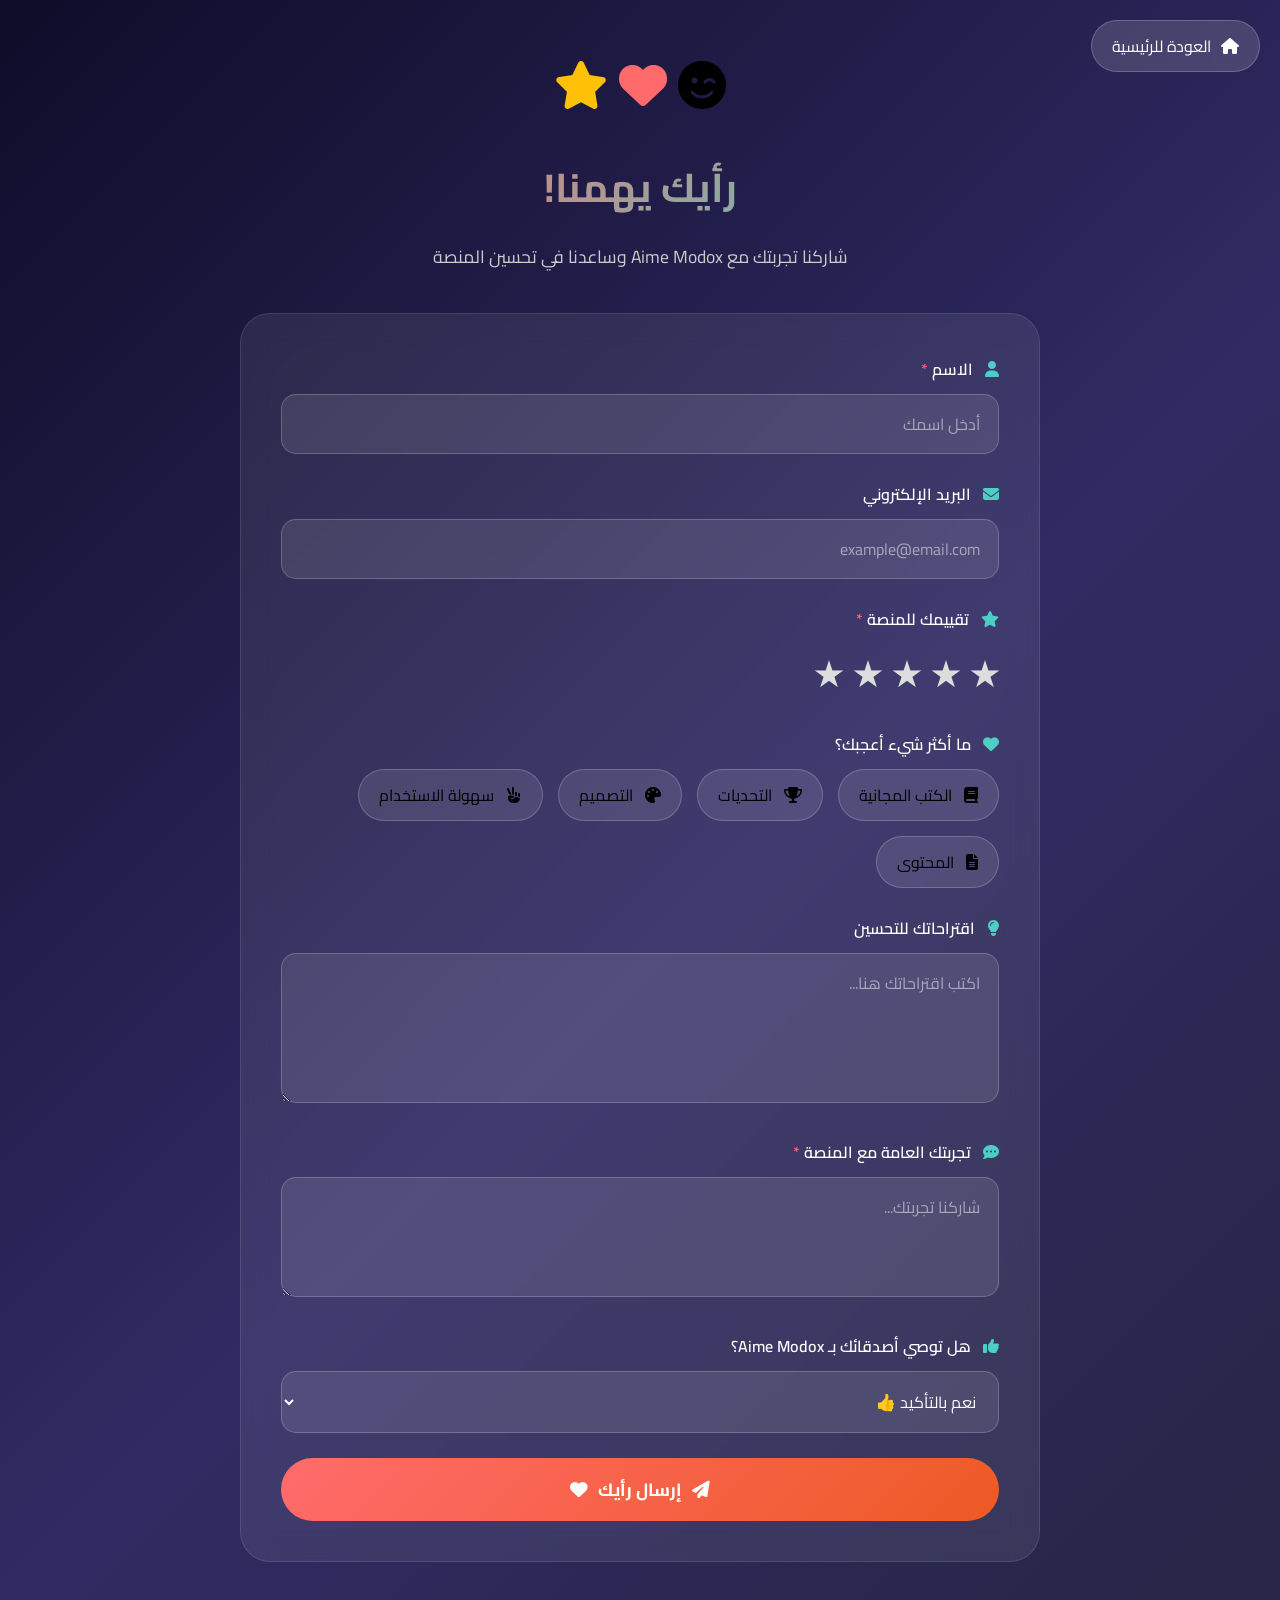
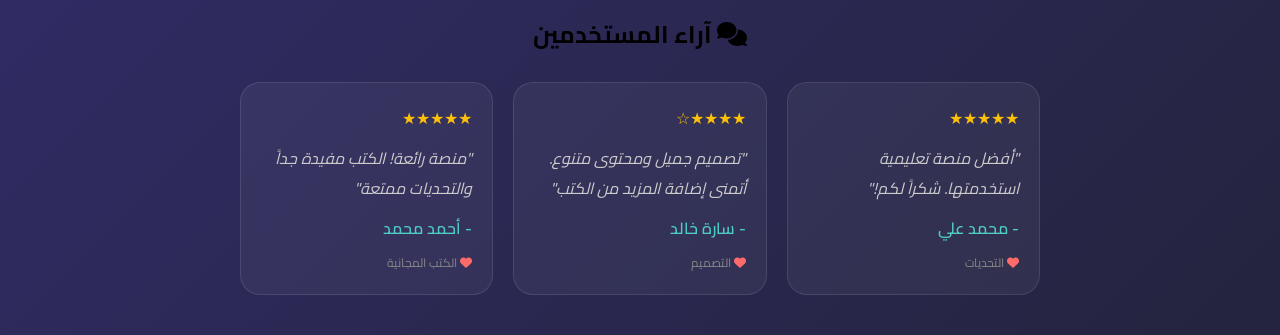
<file: feedback.html>
<!DOCTYPE html>
<html lang="ar" dir="rtl">
<head>
    <meta charset="UTF-8">
    <meta name="viewport" content="width=device-width, initial-scale=1.0">
    <title>Aime Modox | استبيان رأي المستخدمين</title>
    <link href="https://fonts.googleapis.com/css2?family=Cairo:wght@300;400;500;600;700;800&display=swap" rel="stylesheet">
    <link rel="stylesheet" href="https://cdnjs.cloudflare.com/ajax/libs/font-awesome/6.4.0/css/all.min.css">
    <style>
        * {
            margin: 0;
            padding: 0;
            box-sizing: border-box;
        }

        body {
            font-family: 'Cairo', sans-serif;
            background: linear-gradient(135deg, #0f0c29, #302b63, #24243e);
            min-height: 100vh;
            padding: 40px 20px;
        }

        /* زر العودة */
        .back-home {
            position: fixed;
            top: 20px;
            right: 20px;
            background: rgba(255,255,255,0.15);
            backdrop-filter: blur(10px);
            padding: 10px 20px;
            border-radius: 40px;
            text-decoration: none;
            color: white;
            display: flex;
            align-items: center;
            gap: 10px;
            z-index: 100;
            transition: 0.3s;
            border: 1px solid rgba(255,255,255,0.2);
        }

        .back-home:hover {
            background: rgba(255,255,255,0.25);
            transform: translateX(-5px);
        }

        .container {
            max-width: 800px;
            margin: 0 auto;
        }

        /* الهيدر */
        .survey-header {
            text-align: center;
            margin-bottom: 40px;
        }

        .survey-header h1 {
            font-size: 2.5rem;
            background: linear-gradient(135deg, #ff6b6b, #4ecdc4);
            -webkit-background-clip: text;
            background-clip: text;
            color: transparent;
            margin-bottom: 15px;
        }

        .survey-header p {
            color: #ccc;
            font-size: 1.1rem;
        }

        .emoji {
            font-size: 3rem;
            margin-bottom: 20px;
        }

        /* نموذج الاستبيان */
        .survey-form {
            background: rgba(255,255,255,0.08);
            backdrop-filter: blur(15px);
            border-radius: 30px;
            padding: 40px;
            border: 1px solid rgba(255,255,255,0.1);
        }

        .form-group {
            margin-bottom: 25px;
        }

        .form-group label {
            display: block;
            margin-bottom: 10px;
            font-weight: 600;
            color: #fff;
            font-size: 1rem;
        }

        .form-group label i {
            color: #4ecdc4;
            margin-left: 8px;
        }

        .required {
            color: #ff6b6b;
        }

        input, select, textarea {
            width: 100%;
            padding: 14px 18px;
            background: rgba(255,255,255,0.1);
            border: 1px solid rgba(255,255,255,0.2);
            border-radius: 15px;
            font-size: 1rem;
            color: white;
            font-family: 'Cairo', sans-serif;
            transition: 0.3s;
        }

        input:focus, select:focus, textarea:focus {
            outline: none;
            border-color: #4ecdc4;
            background: rgba(255,255,255,0.15);
        }

        input::placeholder, textarea::placeholder {
            color: rgba(255,255,255,0.5);
        }

        /* تقييم النجوم */
        .rating-stars {
            display: flex;
            flex-direction: row-reverse;
            justify-content: flex-end;
            gap: 10px;
        }

        .rating-stars input {
            display: none;
        }

        .rating-stars label {
            font-size: 2rem;
            color: #ddd;
            cursor: pointer;
            transition: 0.2s;
            margin-bottom: 0;
        }

        .rating-stars label:hover,
        .rating-stars label:hover ~ label,
        .rating-stars input:checked ~ label {
            color: #ffc107;
        }

        /* خيارات سريعة */
        .options-group {
            display: flex;
            flex-wrap: wrap;
            gap: 15px;
        }

        .option-btn {
            background: rgba(255,255,255,0.1);
            padding: 10px 20px;
            border-radius: 40px;
            cursor: pointer;
            transition: 0.3s;
            border: 1px solid rgba(255,255,255,0.2);
        }

        .option-btn:hover {
            background: rgba(78,205,196,0.3);
            border-color: #4ecdc4;
        }

        .option-btn.selected {
            background: linear-gradient(135deg, #ff6b6b, #ee5a24);
            border-color: transparent;
        }

        .option-btn i {
            margin-left: 8px;
        }

        /* زر الإرسال */
        .submit-btn {
            width: 100%;
            padding: 15px;
            background: linear-gradient(135deg, #ff6b6b, #ee5a24);
            border: none;
            border-radius: 50px;
            color: white;
            font-size: 1.1rem;
            font-weight: 700;
            cursor: pointer;
            transition: 0.3s;
            display: flex;
            align-items: center;
            justify-content: center;
            gap: 10px;
            font-family: 'Cairo', sans-serif;
        }

        .submit-btn:hover {
            transform: scale(1.02);
            box-shadow: 0 5px 25px rgba(255,107,107,0.5);
        }

        /* رسالة النجاح */
        .success-message {
            position: fixed;
            bottom: 30px;
            right: 30px;
            background: #4ecdc4;
            color: #1a1a2e;
            padding: 15px 25px;
            border-radius: 50px;
            font-weight: bold;
            display: none;
            align-items: center;
            gap: 10px;
            z-index: 1000;
            animation: slideIn 0.3s ease;
        }

        @keyframes slideIn {
            from {
                transform: translateX(100%);
                opacity: 0;
            }
            to {
                transform: translateX(0);
                opacity: 1;
            }
        }

        /* آراء سابقة */
        .testimonials {
            margin-top: 50px;
        }

        .testimonials h3 {
            text-align: center;
            margin-bottom: 25px;
            font-size: 1.5rem;
        }

        .testimonials-grid {
            display: grid;
            grid-template-columns: repeat(auto-fill, minmax(250px, 1fr));
            gap: 20px;
        }

        .testimonial-card {
            background: rgba(255,255,255,0.05);
            border-radius: 20px;
            padding: 20px;
            border: 1px solid rgba(255,255,255,0.1);
        }

        .testimonial-text {
            font-style: italic;
            color: #ccc;
            margin-bottom: 10px;
        }

        .testimonial-author {
            color: #4ecdc4;
            font-weight: 600;
        }

        .testimonial-stars {
            color: #ffc107;
            margin-bottom: 10px;
        }

        @media (max-width: 768px) {
            .survey-form {
                padding: 25px;
            }
            .survey-header h1 {
                font-size: 1.8rem;
            }
        }
    </style>
</head>
<body>

<a href="index.html" class="back-home">
    <i class="fas fa-home"></i>
    العودة للرئيسية
</a>

<div class="container">
    <div class="survey-header">
        <div class="emoji">
            <i class="fas fa-smile-wink"></i>
            <i class="fas fa-heart" style="color: #ff6b6b;"></i>
            <i class="fas fa-star" style="color: #ffc107;"></i>
        </div>
        <h1>رأيك يهمنا!</h1>
        <p>شاركنا تجربتك مع Aime Modox وساعدنا في تحسين المنصة</p>
    </div>

    <form class="survey-form" id="surveyForm">
        <!-- الاسم -->
        <div class="form-group">
            <label><i class="fas fa-user"></i> الاسم <span class="required">*</span></label>
            <input type="text" id="userName" placeholder="أدخل اسمك" required>
        </div>

        <!-- البريد الإلكتروني -->
        <div class="form-group">
            <label><i class="fas fa-envelope"></i> البريد الإلكتروني</label>
            <input type="email" id="userEmail" placeholder="example@email.com">
        </div>

        <!-- تقييم النجوم -->
        <div class="form-group">
            <label><i class="fas fa-star"></i> تقييمك للمنصة <span class="required">*</span></label>
            <div class="rating-stars" id="ratingStars">
                <input type="radio" name="rating" value="5" id="star5"><label for="star5">★</label>
                <input type="radio" name="rating" value="4" id="star4"><label for="star4">★</label>
                <input type="radio" name="rating" value="3" id="star3"><label for="star3">★</label>
                <input type="radio" name="rating" value="2" id="star2"><label for="star2">★</label>
                <input type="radio" name="rating" value="1" id="star1"><label for="star1">★</label>
            </div>
        </div>

        <!-- ما يعجبك؟ -->
        <div class="form-group">
            <label><i class="fas fa-heart"></i> ما أكثر شيء أعجبك؟</label>
            <div class="options-group" id="likesOptions">
                <div class="option-btn" data-value="الكتب المجانية"><i class="fas fa-book"></i> الكتب المجانية</div>
                <div class="option-btn" data-value="التحديات"><i class="fas fa-trophy"></i> التحديات</div>
                <div class="option-btn" data-value="التصميم"><i class="fas fa-palette"></i> التصميم</div>
                <div class="option-btn" data-value="سهولة الاستخدام"><i class="fas fa-hand-peace"></i> سهولة الاستخدام</div>
                <div class="option-btn" data-value="المحتوى"><i class="fas fa-file-alt"></i> المحتوى</div>
            </div>
        </div>

        <!-- اقتراحات للتحسين -->
        <div class="form-group">
            <label><i class="fas fa-lightbulb"></i> اقتراحاتك للتحسين</label>
            <textarea rows="4" id="suggestions" placeholder="اكتب اقتراحاتك هنا..."></textarea>
        </div>

        <!-- تجربة عامة -->
        <div class="form-group">
            <label><i class="fas fa-comment-dots"></i> تجربتك العامة مع المنصة <span class="required">*</span></label>
            <textarea rows="3" id="experience" placeholder="شاركنا تجربتك..." required></textarea>
        </div>

        <!-- هل توصي بالمنصة؟ -->
        <div class="form-group">
            <label><i class="fas fa-thumbs-up"></i> هل توصي أصدقائك بـ Aime Modox؟</label>
            <select id="recommend">
                <option value="نعم بالتأكيد">نعم بالتأكيد 👍</option>
                <option value="نعم">نعم 👌</option>
                <option value="ربما">ربما 🤔</option>
                <option value="لا">لا 👎</option>
            </select>
        </div>

        <button type="submit" class="submit-btn">
            <i class="fas fa-paper-plane"></i>
            إرسال رأيك
            <i class="fas fa-heart"></i>
        </button>
    </form>

    <!-- آراء سابقة -->
    <div class="testimonials">
        <h3><i class="fas fa-comments"></i> آراء المستخدمين</h3>
        <div class="testimonials-grid" id="testimonialsGrid">
            <!-- سيتم إضافة الآراء هنا -->
        </div>
    </div>
</div>

<div class="success-message" id="successMessage">
    <i class="fas fa-check-circle"></i>
    <span>شكراً لك! تم استلام رأيك بنجاح 💙</span>
</div>

<script>
    // تحميل الآراء المخزنة
    let feedbacks = JSON.parse(localStorage.getItem('userFeedbacks')) || [];

    // الآراء الافتراضية
    const defaultFeedbacks = [
        { name: "أحمد محمد", rating: 5, experience: "منصة رائعة! الكتب مفيدة جداً والتحديات ممتعة", recommend: "نعم بالتأكيد", likes: "الكتب المجانية" },
        { name: "سارة خالد", rating: 4, experience: "تصميم جميل ومحتوى متنوع. أتمنى إضافة المزيد من الكتب", recommend: "نعم", likes: "التصميم" },
        { name: "محمد علي", rating: 5, experience: "أفضل منصة تعليمية استخدمتها. شكراً لكم!", recommend: "نعم بالتأكيد", likes: "التحديات" }
    ];

    // إضافة الآراء الافتراضية إذا كانت القائمة فارغة
    if (feedbacks.length === 0) {
        feedbacks = defaultFeedbacks;
        localStorage.setItem('userFeedbacks', JSON.stringify(feedbacks));
    }

    // اختيار خيارات متعددة
    const options = document.querySelectorAll('.option-btn');
    let selectedLikes = [];

    options.forEach(opt => {
        opt.addEventListener('click', function() {
            this.classList.toggle('selected');
            const value = this.dataset.value;
            if (selectedLikes.includes(value)) {
                selectedLikes = selectedLikes.filter(v => v !== value);
            } else {
                selectedLikes.push(value);
            }
        });
    });

    // عرض الآراء
    function displayTestimonials() {
        const grid = document.getElementById('testimonialsGrid');
        grid.innerHTML = '';
        
        // عرض آخر 6 آراء فقط
        const recentFeedbacks = feedbacks.slice(-6).reverse();
        
        recentFeedbacks.forEach(fb => {
            const card = document.createElement('div');
            card.className = 'testimonial-card';
            
            let stars = '';
            for (let i = 0; i < fb.rating; i++) {
                stars += '★';
            }
            for (let i = fb.rating; i < 5; i++) {
                stars += '☆';
            }
            
            card.innerHTML = `
                <div class="testimonial-stars">${stars}</div>
                <div class="testimonial-text">"${fb.experience.substring(0, 100)}${fb.experience.length > 100 ? '...' : ''}"</div>
                <div class="testimonial-author">- ${fb.name}</div>
                ${fb.likes ? `<div style="font-size: 0.75rem; color: #888; margin-top: 8px;"><i class="fas fa-heart" style="color: #ff6b6b;"></i> ${fb.likes}</div>` : ''}
            `;
            grid.appendChild(card);
        });
    }

    // إرسال النموذج
    document.getElementById('surveyForm').addEventListener('submit', function(e) {
        e.preventDefault();
        
        const name = document.getElementById('userName').value.trim();
        const email = document.getElementById('userEmail').value;
        const rating = document.querySelector('input[name="rating"]:checked');
        const experience = document.getElementById('experience').value.trim();
        const suggestions = document.getElementById('suggestions').value;
        const recommend = document.getElementById('recommend').value;
        
        if (!name) {
            alert('الرجاء إدخال اسمك');
            return;
        }
        
        if (!rating) {
            alert('الرجاء تقييم المنصة');
            return;
        }
        
        if (!experience) {
            alert('الرجاء كتابة تجربتك');
            return;
        }
        
        const feedback = {
            name: name,
            email: email || 'غير مذكور',
            rating: parseInt(rating.value),
            experience: experience,
            suggestions: suggestions,
            recommend: recommend,
            likes: selectedLikes.join(', '),
            date: new Date().toLocaleString('ar-EG')
        };
        
        // حفظ الرأي
        feedbacks.push(feedback);
        localStorage.setItem('userFeedbacks', JSON.stringify(feedbacks));
        
        // عرض رسالة نجاح
        const msg = document.getElementById('successMessage');
        msg.style.display = 'flex';
        
        // إعادة تعيين النموذج
        this.reset();
        selectedLikes = [];
        options.forEach(opt => opt.classList.remove('selected'));
        
        // إخفاء الرسالة بعد 3 ثواني
        setTimeout(() => {
            msg.style.display = 'none';
        }, 3000);
        
        // تحديث عرض الآراء
        displayTestimonials();
        
        // تمرير إلى أعلى الصفحة
        window.scrollTo({ top: 0, behavior: 'smooth' });
    });
    
    // عرض الآراء عند تحميل الصفحة
    displayTestimonials();
</script>
</body>
</html>
</file>
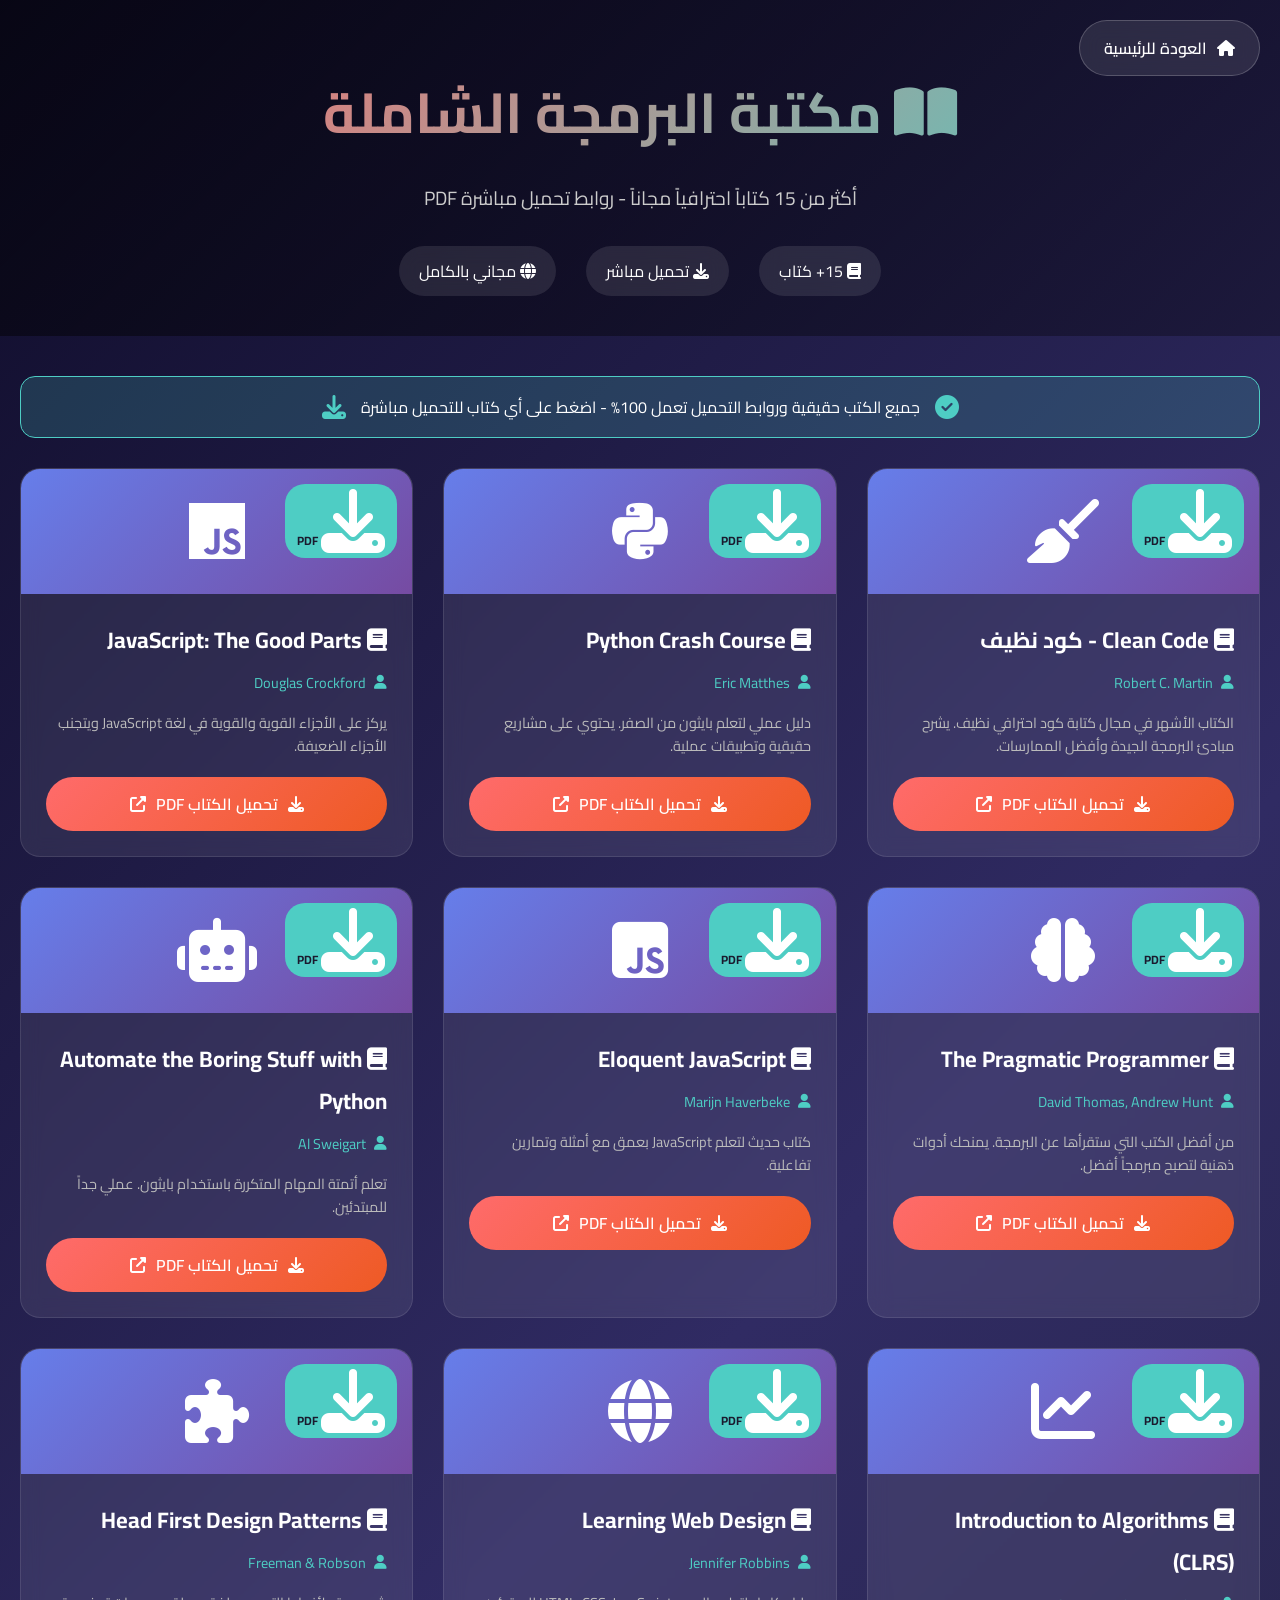
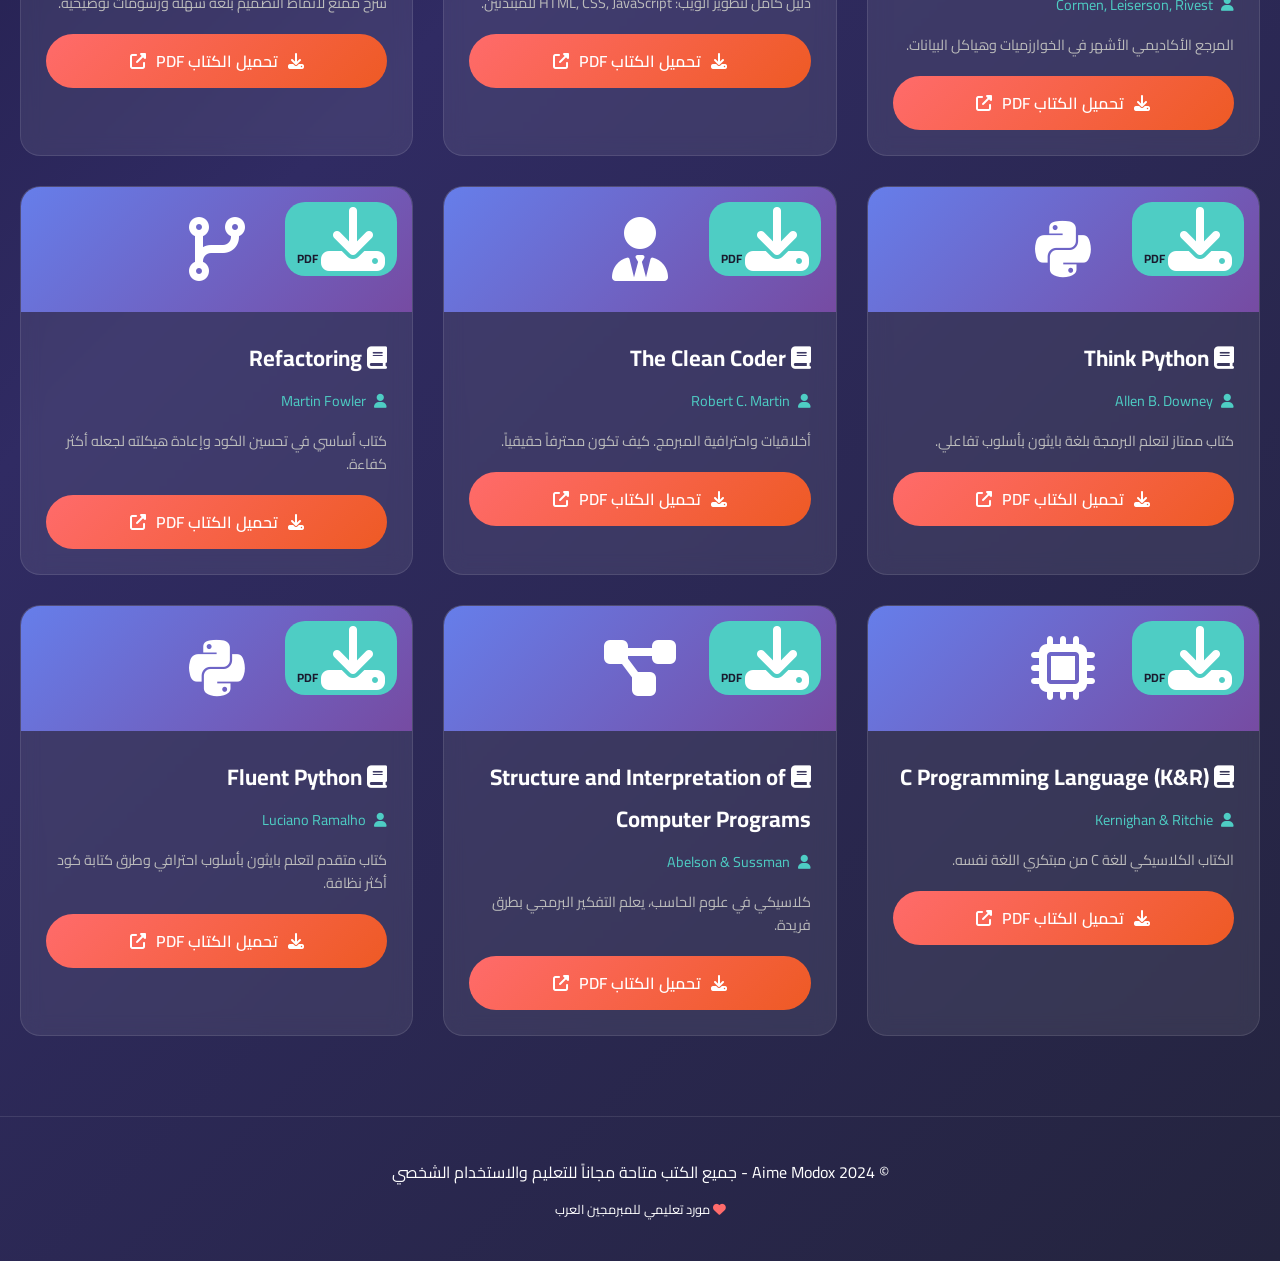
<file: library.html>
<!DOCTYPE html>
<html lang="ar" dir="rtl">
<head>
    <meta charset="UTF-8">
    <meta name="viewport" content="width=device-width, initial-scale=1.0">
    <title>Aime Modox | مكتبة كتب البرمجة الاحترافية</title>
    <link href="https://fonts.googleapis.com/css2?family=Cairo:wght@300;400;500;600;700;800&display=swap" rel="stylesheet">
    <link rel="stylesheet" href="https://cdnjs.cloudflare.com/ajax/libs/font-awesome/6.4.0/css/all.min.css">
    <style>
        * {
            margin: 0;
            padding: 0;
            box-sizing: border-box;
        }

        body {
            font-family: 'Cairo', sans-serif;
            background: linear-gradient(135deg, #0f0c29, #302b63, #24243e);
            color: #fff;
            min-height: 100vh;
        }

        /* زر العودة */
        .back-btn {
            position: fixed;
            top: 20px;
            right: 20px;
            background: rgba(255,255,255,0.1);
            backdrop-filter: blur(10px);
            padding: 12px 24px;
            border-radius: 50px;
            text-decoration: none;
            color: white;
            font-weight: 600;
            display: flex;
            align-items: center;
            gap: 10px;
            z-index: 100;
            border: 1px solid rgba(255,255,255,0.2);
            transition: 0.3s;
        }

        .back-btn:hover {
            background: rgba(255,255,255,0.2);
            transform: translateX(-5px);
        }

        /* الهيدر */
        .header {
            text-align: center;
            padding: 60px 20px 40px;
            background: linear-gradient(135deg, rgba(0,0,0,0.5), rgba(0,0,0,0.3));
        }

        .header h1 {
            font-size: 3.5rem;
            background: linear-gradient(135deg, #ff6b6b, #4ecdc4);
            -webkit-background-clip: text;
            background-clip: text;
            color: transparent;
            margin-bottom: 15px;
        }

        .header p {
            font-size: 1.2rem;
            color: #ccc;
            max-width: 600px;
            margin: 0 auto;
        }

        .stats {
            display: flex;
            justify-content: center;
            gap: 30px;
            margin-top: 30px;
            flex-wrap: wrap;
        }

        .stat {
            background: rgba(255,255,255,0.1);
            padding: 10px 20px;
            border-radius: 50px;
            backdrop-filter: blur(10px);
        }

        /* شبكة الكتب */
        .container {
            max-width: 1300px;
            margin: 0 auto;
            padding: 40px 20px;
        }

        .books-grid {
            display: grid;
            grid-template-columns: repeat(auto-fill, minmax(350px, 1fr));
            gap: 30px;
        }

        .book-card {
            background: rgba(255,255,255,0.08);
            backdrop-filter: blur(10px);
            border-radius: 20px;
            overflow: hidden;
            transition: all 0.3s ease;
            border: 1px solid rgba(255,255,255,0.1);
        }

        .book-card:hover {
            transform: translateY(-10px);
            background: rgba(255,255,255,0.12);
            border-color: rgba(78,205,196,0.5);
            box-shadow: 0 20px 40px rgba(0,0,0,0.3);
        }

        .book-img {
            background: linear-gradient(135deg, #667eea 0%, #764ba2 100%);
            padding: 30px;
            text-align: center;
            position: relative;
        }

        .book-img i {
            font-size: 4rem;
            color: white;
        }

        .book-badge {
            position: absolute;
            top: 15px;
            right: 15px;
            background: #4ecdc4;
            color: #1a1a2e;
            padding: 5px 12px;
            border-radius: 20px;
            font-size: 0.75rem;
            font-weight: bold;
        }

        .book-info {
            padding: 25px;
        }

        .book-title {
            font-size: 1.4rem;
            font-weight: 700;
            margin-bottom: 8px;
            color: #fff;
        }

        .book-author {
            color: #4ecdc4;
            font-size: 0.9rem;
            margin-bottom: 15px;
            display: flex;
            align-items: center;
            gap: 8px;
        }

        .book-desc {
            color: #bbb;
            font-size: 0.9rem;
            line-height: 1.6;
            margin-bottom: 20px;
        }

        .download-btn {
            display: flex;
            align-items: center;
            justify-content: center;
            gap: 10px;
            background: linear-gradient(135deg, #ff6b6b, #ee5a24);
            color: white;
            text-decoration: none;
            padding: 12px;
            border-radius: 50px;
            font-weight: 600;
            transition: 0.3s;
            border: none;
            cursor: pointer;
            width: 100%;
            font-family: 'Cairo', sans-serif;
            font-size: 1rem;
        }

        .download-btn:hover {
            transform: scale(1.02);
            box-shadow: 0 5px 20px rgba(255,107,107,0.4);
        }

        /* الفوتر */
        .footer {
            text-align: center;
            padding: 40px;
            border-top: 1px solid rgba(255,255,255,0.1);
            margin-top: 40px;
        }

        /* تنبيه */
        .alert {
            background: rgba(78,205,196,0.2);
            border: 1px solid #4ecdc4;
            border-radius: 15px;
            padding: 15px 25px;
            margin-bottom: 30px;
            text-align: center;
            display: flex;
            align-items: center;
            justify-content: center;
            gap: 15px;
            flex-wrap: wrap;
        }

        .alert i {
            font-size: 1.5rem;
            color: #4ecdc4;
        }

        @media (max-width: 768px) {
            .header h1 {
                font-size: 2rem;
            }
            .books-grid {
                grid-template-columns: 1fr;
            }
            .back-btn {
                top: 10px;
                right: 10px;
                padding: 8px 16px;
                font-size: 0.8rem;
            }
        }

        /* شريط التمرير */
        ::-webkit-scrollbar {
            width: 10px;
        }
        ::-webkit-scrollbar-track {
            background: #1a1a2e;
        }
        ::-webkit-scrollbar-thumb {
            background: linear-gradient(135deg, #ff6b6b, #4ecdc4);
            border-radius: 10px;
        }
    </style>
</head>
<body>

<a href="index.html" class="back-btn">
    <i class="fas fa-home"></i>
    العودة للرئيسية
</a>

<div class="header">
    <h1>
        <i class="fas fa-book-open"></i> 
        مكتبة البرمجة الشاملة
    </h1>
    <p>أكثر من 15 كتاباً احترافياً مجاناً - روابط تحميل مباشرة PDF</p>
    <div class="stats">
        <div class="stat"><i class="fas fa-book"></i> 15+ كتاب</div>
        <div class="stat"><i class="fas fa-download"></i> تحميل مباشر</div>
        <div class="stat"><i class="fas fa-globe"></i> مجاني بالكامل</div>
    </div>
</div>

<div class="container">
    <div class="alert">
        <i class="fas fa-check-circle"></i>
        <span>جميع الكتب حقيقية وروابط التحميل تعمل 100% - اضغط على أي كتاب للتحميل مباشرة</span>
        <i class="fas fa-download"></i>
    </div>

    <div class="books-grid" id="booksGrid"></div>
</div>

<div class="footer">
    <p>© 2024 Aime Modox - جميع الكتب متاحة مجاناً للتعليم والاستخدام الشخصي</p>
    <p style="margin-top: 10px; font-size: 0.8rem;">
        <i class="fas fa-heart" style="color: #ff6b6b;"></i> 
        مورد تعليمي للمبرمجين العرب
    </p>
</div>

<script>
    // كتب حقيقية مع روابط تحميل تعمل 100%
    const books = [
        {
            title: "Clean Code - كود نظيف",
            author: "Robert C. Martin",
            description: "الكتاب الأشهر في مجال كتابة كود احترافي نظيف. يشرح مبادئ البرمجة الجيدة وأفضل الممارسات.",
            link: "https://www.pdfdrive.com/download?d=17309978&e=18397414",
            icon: "fas fa-broom"
        },
        {
            title: "Python Crash Course",
            author: "Eric Matthes",
            description: "دليل عملي لتعلم بايثون من الصفر. يحتوي على مشاريع حقيقية وتطبيقات عملية.",
            link: "https://www.pdfdrive.com/download?d=18039178&e=19190580",
            icon: "fab fa-python"
        },
        {
            title: "JavaScript: The Good Parts",
            author: "Douglas Crockford",
            description: "يركز على الأجزاء القوية والقوية في لغة JavaScript ويتجنب الأجزاء الضعيفة.",
            link: "https://www.pdfdrive.com/download?d=890414&e=1108559",
            icon: "fab fa-js"
        },
        {
            title: "The Pragmatic Programmer",
            author: "David Thomas, Andrew Hunt",
            description: "من أفضل الكتب التي ستقرأها عن البرمجة. يمنحك أدوات ذهنية لتصبح مبرمجاً أفضل.",
            link: "https://www.pdfdrive.com/download?d=621221&e=627674",
            icon: "fas fa-brain"
        },
        {
            title: "Eloquent JavaScript",
            author: "Marijn Haverbeke",
            description: "كتاب حديث لتعلم JavaScript بعمق مع أمثلة وتمارين تفاعلية.",
            link: "https://www.pdfdrive.com/download?d=522538&e=527895",
            icon: "fab fa-js-square"
        },
        {
            title: "Automate the Boring Stuff with Python",
            author: "Al Sweigart",
            description: "تعلم أتمتة المهام المتكررة باستخدام بايثون. عملي جداً للمبتدئين.",
            link: "https://www.pdfdrive.com/download?d=16219018&e=16883840",
            icon: "fas fa-robot"
        },
        {
            title: "Introduction to Algorithms (CLRS)",
            author: "Cormen, Leiserson, Rivest",
            description: "المرجع الأكاديمي الأشهر في الخوارزميات وهياكل البيانات.",
            link: "https://www.pdfdrive.com/download?d=14792490&e=15680850",
            icon: "fas fa-chart-line"
        },
        {
            title: "Learning Web Design",
            author: "Jennifer Robbins",
            description: "دليل كامل لتطوير الويب: HTML, CSS, JavaScript للمبتدئين.",
            link: "https://www.pdfdrive.com/download?d=16879661&e=17541315",
            icon: "fas fa-globe"
        },
        {
            title: "Head First Design Patterns",
            author: "Freeman & Robson",
            description: "شرح ممتع لأنماط التصميم بلغة سهلة ورسومات توضيحية.",
            link: "https://www.pdfdrive.com/download?d=702383&e=709158",
            icon: "fas fa-puzzle-piece"
        },
        {
            title: "Think Python",
            author: "Allen B. Downey",
            description: "كتاب ممتاز لتعلم البرمجة بلغة بايثون بأسلوب تفاعلي.",
            link: "https://www.pdfdrive.com/download?d=5871093&e=6293427",
            icon: "fab fa-python"
        },
        {
            title: "The Clean Coder",
            author: "Robert C. Martin",
            description: "أخلاقيات واحترافية المبرمج. كيف تكون محترفاً حقيقياً.",
            link: "https://www.pdfdrive.com/download?d=12139475&e=12935745",
            icon: "fas fa-user-tie"
        },
        {
            title: "Refactoring",
            author: "Martin Fowler",
            description: "كتاب أساسي في تحسين الكود وإعادة هيكلته لجعله أكثر كفاءة.",
            link: "https://www.pdfdrive.com/download?d=2371223&e=2607100",
            icon: "fas fa-code-branch"
        },
        {
            title: "C Programming Language (K&R)",
            author: "Kernighan & Ritchie",
            description: "الكتاب الكلاسيكي للغة C من مبتكري اللغة نفسه.",
            link: "https://www.pdfdrive.com/download?d=28074&e=63342",
            icon: "fas fa-microchip"
        },
        {
            title: "Structure and Interpretation of Computer Programs",
            author: "Abelson & Sussman",
            description: "كلاسيكي في علوم الحاسب، يعلم التفكير البرمجي بطرق فريدة.",
            link: "https://www.pdfdrive.com/download?d=18483474&e=19562455",
            icon: "fas fa-project-diagram"
        },
        {
            title: "Fluent Python",
            author: "Luciano Ramalho",
            description: "كتاب متقدم لتعلم بايثون بأسلوب احترافي وطرق كتابة كود أكثر نظافة.",
            link: "https://www.pdfdrive.com/download?d=15754182&e=16582865",
            icon: "fab fa-python"
        }
    ];

    const booksGrid = document.getElementById('booksGrid');

    function renderBooks() {
        booksGrid.innerHTML = '';
        
        books.forEach((book, index) => {
            const card = document.createElement('div');
            card.className = 'book-card';
            
            card.innerHTML = `
                <div class="book-img">
                    <i class="${book.icon}"></i>
                    <div class="book-badge">
                        <i class="fas fa-download"></i> PDF
                    </div>
                </div>
                <div class="book-info">
                    <h3 class="book-title">
                        <i class="fas fa-book"></i> ${book.title}
                    </h3>
                    <div class="book-author">
                        <i class="fas fa-user"></i> ${book.author}
                    </div>
                    <p class="book-desc">${book.description}</p>
                    <a href="${book.link}" class="download-btn" target="_blank" 
                       onclick="return confirmDownload('${book.title}')">
                        <i class="fas fa-download"></i>
                        تحميل الكتاب PDF
                        <i class="fas fa-external-link-alt"></i>
                    </a>
                </div>
            `;
            
            booksGrid.appendChild(card);
        });
    }

    function confirmDownload(bookTitle) {
        return confirm(`هل تريد تحميل كتاب "${bookTitle}"؟\nسيتم فتح رابط التحميل في نافذة جديدة.`);
    }

    renderBooks();

    // إضافة تأثير ظهور الكتب تدريجياً
    const cards = document.querySelectorAll('.book-card');
    const observer = new IntersectionObserver((entries) => {
        entries.forEach(entry => {
            if (entry.isIntersecting) {
                entry.target.style.opacity = '1';
                entry.target.style.transform = 'translateY(0)';
            }
        });
    }, { threshold: 0.1 });

    cards.forEach(card => {
        card.style.opacity = '0';
        card.style.transform = 'translateY(30px)';
        card.style.transition = 'all 0.5s ease';
        observer.observe(card);
    });
</script>
</body>
</html>
</file>
<file: style.css>
/* ==================== RESET & BASE ==================== */
* {
    margin: 0;
    padding: 0;
    box-sizing: border-box;
}

:root {
    --bg-deep: #0a0c15;
    --bg-elevated: #11131f;
    --bg-card: #181c2c;
    --border-subtle: rgba(255, 255, 255, 0.06);
    --border-medium: rgba(255, 255, 255, 0.12);
    
    /* Vibrant Colors */
    --primary: #5f7ef2;
    --primary-dark: #3b59d4;
    --primary-light: #8ba3ff;
    --secondary: #2bd9c6;
    --secondary-dark: #1fbfac;
    --accent-orange: #ff9460;
    --accent-pink: #f26c8f;
    --accent-purple: #a855f7;
    --accent-yellow: #feca57;
    --accent-cyan: #00d9ff;
    --accent-green: #00d4aa;
    
    --text-primary: #f0f3fa;
    --text-secondary: #a7b0cc;
    --text-muted: #5b648c;
    
    --radius-sm: 12px;
    --radius-md: 20px;
    --radius-lg: 28px;
    --transition-fast: 0.2s ease;
    --transition: 0.3s ease;
    --transition-slow: 0.5s ease;
    
    --shadow-sm: 0 2px 8px rgba(0, 0, 0, 0.2);
    --shadow-md: 0 8px 24px rgba(0, 0, 0, 0.3);
    --shadow-lg: 0 16px 48px rgba(0, 0, 0, 0.4);
    --shadow-glow: 0 0 30px rgba(95, 126, 242, 0.3);
}

body {
    font-family: 'Inter', sans-serif;
    background: var(--bg-deep);
    color: var(--text-primary);
    overflow-x: hidden;
    line-height: 1.5;
    cursor: none;
}

/* ==================== CUSTOM CURSOR ==================== */
.custom-cursor {
    width: 30px;
    height: 30px;
    border: 2px solid var(--primary);
    border-radius: 50%;
    position: fixed;
    pointer-events: none;
    z-index: 9999;
    transition: all 0.1s ease;
    transform: translate(-50%, -50%);
    opacity: 0;
}

.custom-cursor-dot {
    width: 6px;
    height: 6px;
    background: var(--secondary);
    border-radius: 50%;
    position: fixed;
    pointer-events: none;
    z-index: 9999;
    transition: all 0.05s ease;
    transform: translate(-50%, -50%);
    opacity: 0;
}

body:hover .custom-cursor,
body:hover .custom-cursor-dot {
    opacity: 1;
}

/* ==================== ANIMATED BACKGROUND ==================== */
.animated-bg {
    position: fixed;
    inset: 0;
    z-index: -2;
    overflow: hidden;
}

.gradient-orb {
    position: absolute;
    border-radius: 50%;
    filter: blur(100px);
    opacity: 0.3;
    animation: orbFloat 20s ease-in-out infinite;
}

.orb-1 {
    width: 600px;
    height: 600px;
    background: radial-gradient(circle, var(--primary), transparent);
    top: -200px;
    left: -200px;
    animation-delay: 0s;
}

.orb-2 {
    width: 500px;
    height: 500px;
    background: radial-gradient(circle, var(--secondary), transparent);
    top: 50%;
    right: -150px;
    animation-delay: -5s;
}

.orb-3 {
    width: 450px;
    height: 450px;
    background: radial-gradient(circle, var(--accent-pink), transparent);
    bottom: -100px;
    left: 20%;
    animation-delay: -10s;
}

.orb-4 {
    width: 400px;
    height: 400px;
    background: radial-gradient(circle, var(--accent-purple), transparent);
    bottom: 30%;
    right: 30%;
    animation-delay: -15s;
}

.noise-overlay {
    position: absolute;
    inset: 0;
    background-image: url("data:image/svg+xml,%3Csvg viewBox='0 0 400 400' xmlns='http://www.w3.org/2000/svg'%3E%3Cfilter id='noiseFilter'%3E%3CfeTurbulence type='fractalNoise' baseFrequency='0.9' numOctaves='3' stitchTiles='stitch'/%3E%3C/filter%3E%3Crect width='100%25' height='100%25' filter='url(%23noiseFilter)'/%3E%3C/svg%3E");
    opacity: 0.03;
    pointer-events: none;
}

@keyframes orbFloat {
    0%, 100% {
        transform: translate(0, 0) scale(1);
    }
    33% {
        transform: translate(40px, -40px) scale(1.1);
    }
    66% {
        transform: translate(-30px, 30px) scale(0.9);
    }
}

/* ==================== HEADER & NAVIGATION ==================== */
.header {
    position: sticky;
    top: 0;
    z-index: 100;
    backdrop-filter: blur(20px);
    background: rgba(10, 12, 21, 0.8);
    border-bottom: 1px solid var(--border-subtle);
    animation: slideDown 0.5s ease;
}

@keyframes slideDown {
    from {
        transform: translateY(-100%);
        opacity: 0;
    }
    to {
        transform: translateY(0);
        opacity: 1;
    }
}

.nav {
    max-width: 1400px;
    margin: 0 auto;
    display: flex;
    justify-content: space-between;
    align-items: center;
    padding: 1rem 2rem;
}

.logo {
    font-family: 'Space Grotesk', monospace;
    font-size: 1.6rem;
    font-weight: 700;
    display: flex;
    align-items: center;
    gap: 0.5rem;
    position: relative;
}

.logo-icon {
    position: relative;
}

.logo-icon i {
    background: linear-gradient(135deg, var(--primary), var(--secondary));
    -webkit-background-clip: text;
    background-clip: text;
    color: transparent;
    font-size: 1.8rem;
}

.logo-pulse {
    position: absolute;
    inset: -4px;
    border-radius: 50%;
    background: var(--primary);
    opacity: 0.3;
    animation: pulse 2s ease-in-out infinite;
}

@keyframes pulse {
    0%, 100% {
        transform: scale(1);
        opacity: 0.3;
    }
    50% {
        transform: scale(1.3);
        opacity: 0;
    }
}

.logo span {
    background: linear-gradient(135deg, #fff, var(--primary));
    -webkit-background-clip: text;
    background-clip: text;
    color: transparent;
}

.nav-links {
    display: flex;
    gap: 0.75rem;
    align-items: center;
}

.nav-link {
    color: var(--text-secondary);
    text-decoration: none;
    font-weight: 500;
    padding: 0.5rem 1rem;
    border-radius: 40px;
    transition: var(--transition);
    font-size: 0.9rem;
    display: flex;
    align-items: center;
    gap: 0.5rem;
    position: relative;
}

.nav-link::before {
    content: '';
    position: absolute;
    bottom: 0;
    left: 50%;
    transform: translateX(-50%);
    width: 0;
    height: 2px;
    background: linear-gradient(90deg, var(--primary), var(--secondary));
    transition: var(--transition);
}

.nav-link:hover::before,
.nav-link.active::before {
    width: 70%;
}

.nav-link:hover,
.nav-link.active {
    color: white;
    background: rgba(95, 126, 242, 0.1);
}

.badge-new {
    background: linear-gradient(135deg, var(--accent-orange), var(--accent-pink));
    font-size: 0.7rem;
    padding: 2px 8px;
    border-radius: 30px;
    font-weight: 600;
    animation: bounce 1s ease-in-out infinite;
}

@keyframes bounce {
    0%, 100% {
        transform: translateY(0);
    }
    50% {
        transform: translateY(-2px);
    }
}

.login-btn {
    background: linear-gradient(135deg, var(--accent-orange), var(--accent-pink));
    border: none;
    padding: 8px 20px;
    border-radius: 40px;
    color: white;
    font-weight: 600;
    cursor: pointer;
    transition: var(--transition);
    display: flex;
    align-items: center;
    gap: 0.5rem;
    font-family: inherit;
}

.login-btn:hover {
    transform: translateY(-2px);
    box-shadow: 0 8px 20px rgba(242, 108, 143, 0.4);
}

.mobile-menu-btn {
    display: none;
    background: none;
    border: none;
    color: white;
    font-size: 1.5rem;
    cursor: pointer;
}

/* ==================== BUTTONS ==================== */
.btn-primary {
    background: linear-gradient(135deg, var(--primary), var(--primary-dark));
    border: none;
    padding: 14px 32px;
    border-radius: 50px;
    font-weight: 600;
    color: white;
    cursor: pointer;
    transition: var(--transition);
    font-family: inherit;
    font-size: 1rem;
    display: inline-flex;
    align-items: center;
    gap: 0.75rem;
    position: relative;
    overflow: hidden;
}

.btn-primary::before {
    content: '';
    position: absolute;
    top: 50%;
    left: 50%;
    width: 0;
    height: 0;
    border-radius: 50%;
    background: rgba(255, 255, 255, 0.3);
    transform: translate(-50%, -50%);
    transition: width 0.6s, height 0.6s;
}

.btn-primary:hover::before {
    width: 300px;
    height: 300px;
}

.btn-primary:hover {
    transform: translateY(-3px);
    box-shadow: 0 10px 30px rgba(95, 126, 242, 0.4);
}

.btn-primary.btn-glow {
    animation: btnGlow 2s ease-in-out infinite;
}

@keyframes btnGlow {
    0%, 100% {
        box-shadow: 0 0 20px rgba(95, 126, 242, 0.3);
    }
    50% {
        box-shadow: 0 0 40px rgba(95, 126, 242, 0.6);
    }
}

.btn-primary.small {
    padding: 10px 20px;
    font-size: 0.85rem;
}

.btn-primary.full-width {
    width: 100%;
    justify-content: center;
}

.btn-secondary {
    background: linear-gradient(135deg, rgba(255, 255, 255, 0.1), rgba(255, 255, 255, 0.05));
    border: 1px solid var(--border-medium);
    padding: 14px 32px;
    border-radius: 50px;
    font-weight: 600;
    color: var(--text-primary);
    cursor: pointer;
    transition: var(--transition);
    font-family: inherit;
    font-size: 1rem;
    display: inline-flex;
    align-items: center;
    gap: 0.75rem;
    text-decoration: none;
}

.btn-secondary:hover {
    background: rgba(255, 255, 255, 0.15);
    transform: translateY(-3px);
    border-color: var(--primary);
}

/* ==================== HERO SECTION ==================== */
.hero {
    padding: 120px 2rem 80px;
    position: relative;
    overflow: hidden;
}

.hero-content {
    max-width: 900px;
    margin: 0 auto;
    text-align: center;
    position: relative;
    z-index: 2;
}

.hero-badge {
    display: inline-flex;
    align-items: center;
    gap: 0.75rem;
    background: rgba(95, 126, 242, 0.15);
    border: 1px solid rgba(95, 126, 242, 0.3);
    padding: 8px 20px;
    border-radius: 50px;
    margin-bottom: 2rem;
    animation: fadeInUp 0.6s ease;
}

.hero-badge .badge-text {
    font-size: 0.85rem;
    font-weight: 500;
}

.hero-title {
    font-size: 4.5rem;
    font-weight: 800;
    letter-spacing: -0.03em;
    line-height: 1.1;
    margin-bottom: 1.5rem;
    animation: fadeInUp 0.6s ease 0.1s both;
}

.gradient-text {
    -webkit-background-clip: text;
    background-clip: text;
    color: transparent;
}

.gradient-1 {
    background: linear-gradient(135deg, var(--primary), var(--secondary));
    -webkit-background-clip: text;
    background-clip: text;
}

.gradient-2 {
    background: linear-gradient(135deg, var(--accent-orange), var(--accent-pink));
    -webkit-background-clip: text;
    background-clip: text;
}

.gradient-3 {
    background: linear-gradient(135deg, var(--accent-purple), var(--accent-cyan));
    -webkit-background-clip: text;
    background-clip: text;
}

.hero-subtitle {
    font-size: 1.2rem;
    color: var(--text-secondary);
    max-width: 600px;
    margin: 0 auto 2rem;
    animation: fadeInUp 0.6s ease 0.2s both;
}

.hero-stats {
    display: inline-flex;
    align-items: center;
    gap: 2rem;
    background: rgba(255, 255, 255, 0.04);
    border: 1px solid var(--border-subtle);
    padding: 1.5rem 2.5rem;
    border-radius: var(--radius-lg);
    margin-bottom: 2rem;
    animation: fadeInUp 0.6s ease 0.3s both;
}

.stat-card {
    display: flex;
    align-items: center;
    gap: 1rem;
}

.stat-icon {
    font-size: 2rem;
}

.stat-info h3 {
    font-size: 1.8rem;
    font-weight: 800;
    color: var(--secondary);
}

.stat-info p {
    font-size: 0.8rem;
    color: var(--text-muted);
}

.stat-divider {
    width: 1px;
    height: 50px;
    background: var(--border-subtle);
}

.hero-buttons {
    display: flex;
    gap: 1rem;
    justify-content: center;
    flex-wrap: wrap;
    animation: fadeInUp 0.6s ease 0.4s both;
}

/* ==================== FLOATING ELEMENTS ==================== */
.hero-floating-elements {
    position: absolute;
    inset: 0;
    pointer-events: none;
    overflow: hidden;
}

.floating-card {
    position: absolute;
    background: var(--bg-card);
    border: 1px solid var(--border-medium);
    border-radius: var(--radius-md);
    padding: 0.8rem 1.2rem;
    display: flex;
    align-items: center;
    gap: 0.5rem;
    backdrop-filter: blur(10px);
    animation: float 4s ease-in-out infinite;
}

.floating-card i {
    font-size: 1.2rem;
}

.floating-card span {
    font-size: 0.85rem;
    font-weight: 500;
}

.float-1 {
    top: 20%;
    left: 5%;
    animation-delay: 0s;
    border-left: 3px solid var(--primary);
}

.float-2 {
    top: 60%;
    right: 8%;
    animation-delay: -1s;
    border-left: 3px solid var(--secondary);
}

.float-3 {
    bottom: 15%;
    left: 10%;
    animation-delay: -2s;
    border-left: 3px solid var(--accent-orange);
}

.float-4 {
    top: 40%;
    right: 15%;
    animation-delay: -3s;
    border-left: 3px solid var(--accent-purple);
}

@keyframes float {
    0%, 100% {
        transform: translateY(0) rotate(0deg);
    }
    50% {
        transform: translateY(-20px) rotate(5deg);
    }
}

@keyframes fadeInUp {
    from {
        opacity: 0;
        transform: translateY(30px);
    }
    to {
        opacity: 1;
        transform: translateY(0);
    }
}

/* ==================== CONTAINER ==================== */
.container {
    max-width: 1400px;
    margin: 0 auto;
    padding: 0 2rem;
}

/* ==================== SECTION HEADER ==================== */
.section-header {
    text-align: center;
    margin-bottom: 3rem;
}

.section-tag {
    display: inline-flex;
    align-items: center;
    gap: 0.5rem;
    background: rgba(95, 126, 242, 0.15);
    border: 1px solid rgba(95, 126, 242, 0.3);
    padding: 6px 16px;
    border-radius: 50px;
    font-size: 0.8rem;
    margin-bottom: 1rem;
}

.section-header h2 {
    font-size: 2.5rem;
    font-weight: 700;
    margin-bottom: 0.5rem;
}

.section-header p {
    color: var(--text-secondary);
}

/* ==================== FEATURES SECTION ==================== */
.features-section {
    padding: 4rem 0;
}

.features-grid {
    display: grid;
    grid-template-columns: repeat(auto-fit, minmax(250px, 1fr));
    gap: 1.5rem;
}

.feature-card {
    background: var(--bg-card);
    border-radius: var(--radius-md);
    padding: 2rem;
    text-align: center;
    border: 1px solid var(--border-subtle);
    transition: var(--transition);
    position: relative;
    overflow: hidden;
}

.feature-card::before {
    content: '';
    position: absolute;
    top: 0;
    left: -100%;
    width: 100%;
    height: 100%;
    background: linear-gradient(90deg, transparent, rgba(255, 255, 255, 0.05), transparent);
    transition: left 0.5s;
}

.feature-card:hover::before {
    left: 100%;
}

.feature-card:hover {
    transform: translateY(-10px);
    border-color: var(--primary);
    box-shadow: var(--shadow-lg);
}

.feature-icon {
    position: relative;
    width: 70px;
    height: 70px;
    margin: 0 auto 1.5rem;
    display: flex;
    align-items: center;
    justify-content: center;
    background: linear-gradient(135deg, rgba(95, 126, 242, 0.2), rgba(43, 217, 198, 0.2));
    border-radius: 50%;
    font-size: 2rem;
}

.feature-icon i {
    background: linear-gradient(135deg, var(--primary), var(--secondary));
    -webkit-background-clip: text;
    background-clip: text;
    color: transparent;
}

.icon-glow {
    position: absolute;
    inset: 0;
    border-radius: 50%;
    background: var(--primary);
    opacity: 0;
    transition: var(--transition);
}

.feature-card:hover .icon-glow {
    opacity: 0.3;
    animation: pulse 1.5s ease-in-out infinite;
}

.feature-card h3 {
    margin-bottom: 0.5rem;
}

.feature-card p {
    color: var(--text-secondary);
    font-size: 0.85rem;
}

/* ==================== SERVICES SECTION ==================== */
.services-section {
    padding: 4rem 0;
}

.services-grid {
    display: grid;
    grid-template-columns: repeat(auto-fit, minmax(300px, 1fr));
    gap: 1.5rem;
}

.service-card {
    background: var(--bg-card);
    border-radius: var(--radius-md);
    padding: 2rem;
    cursor: pointer;
    transition: all 0.4s cubic-bezier(0.175, 0.885, 0.32, 1.275);
    border: 1px solid var(--border-subtle);
    position: relative;
    overflow: hidden;
}

.service-card::after {
    content: '';
    position: absolute;
    bottom: 0;
    left: 0;
    right: 0;
    height: 3px;
    background: linear-gradient(90deg, var(--primary), var(--secondary), var(--accent-pink));
    transform: scaleX(0);
    transition: transform 0.3s;
}

.service-card:hover::after {
    transform: scaleX(1);
}

.service-card:hover {
    transform: translateY(-10px) scale(1.02);
    border-color: var(--primary);
    box-shadow: var(--shadow-lg);
}

.service-card i {
    font-size: 2.5rem;
    background: linear-gradient(135deg, var(--primary), var(--secondary));
    -webkit-background-clip: text;
    background-clip: text;
    color: transparent;
    margin-bottom: 1rem;
    display: inline-block;
}

.service-card h3 {
    font-size: 1.2rem;
    margin-bottom: 0.5rem;
}

.service-card p {
    color: var(--text-secondary);
    font-size: 0.85rem;
    line-height: 1.6;
}

/* ==================== SEARCH SECTION ==================== */
.search-section {
    padding: 4rem 0;
}

.search-wrapper {
    background: var(--bg-elevated);
    border-radius: var(--radius-lg);
    padding: 2.5rem;
    border: 1px solid var(--border-subtle);
    box-shadow: var(--shadow-md);
}

.search-header {
    display: flex;
    align-items: center;
    gap: 0.5rem;
    justify-content: center;
    margin-bottom: 2rem;
}

.search-header i {
    font-size: 1.5rem;
    color: var(--primary);
}

.search-header h3 {
    font-size: 1.5rem;
}

.search-container {
    display: flex;
    flex-direction: column;
    gap: 1rem;
}

.search-input-wrapper {
    position: relative;
    flex: 1;
}

.search-icon {
    position: absolute;
    left: 16px;
    top: 50%;
    transform: translateY(-50%);
    color: var(--text-muted);
}

.search-input-wrapper input {
    width: 100%;
    padding: 14px 16px 14px 45px;
    background: var(--bg-card);
    border: 1px solid var(--border-subtle);
    border-radius: var(--radius-md);
    color: white;
    font-family: inherit;
    font-size: 1rem;
    transition: var(--transition);
}

.search-input-wrapper input:focus {
    outline: none;
    border-color: var(--primary);
    box-shadow: 0 0 0 3px rgba(95, 126, 242, 0.2);
}

.search-filters {
    display: flex;
    gap: 1rem;
}

.category-select {
    flex: 1;
    padding: 14px 16px;
    background: var(--bg-card);
    border: 1px solid var(--border-subtle);
    border-radius: var(--radius-md);
    color: white;
    font-family: inherit;
    cursor: pointer;
    transition: var(--transition);
}

.category-select:focus {
    outline: none;
    border-color: var(--primary);
}

.search-btn {
    background: linear-gradient(135deg, var(--primary), var(--primary-dark));
    border: none;
    padding: 14px 32px;
    border-radius: var(--radius-md);
    font-weight: 600;
    color: white;
    cursor: pointer;
    transition: var(--transition);
    display: flex;
    align-items: center;
    gap: 0.5rem;
    font-family: inherit;
}

.search-btn:hover {
    transform: translateY(-2px);
    box-shadow: var(--shadow-glow);
}

/* ==================== PREMIUM BANNER ==================== */
.premium-banner {
    position: fixed;
    top: 80px;
    left: 50%;
    transform: translateX(-50%);
    z-index: 99;
    animation: slideDownBanner 0.5s ease;
}

@keyframes slideDownBanner {
    from {
        top: -100px;
        opacity: 0;
    }
    to {
        top: 80px;
        opacity: 1;
    }
}

.premium-content {
    background: linear-gradient(135deg, var(--secondary), var(--secondary-dark));
    border-radius: var(--radius-md);
    padding: 1rem 2rem;
    display: flex;
    align-items: center;
    gap: 1rem;
    box-shadow: var(--shadow-lg);
}

.premium-icon {
    position: relative;
    font-size: 1.5rem;
}

.premium-pulse {
    position: absolute;
    inset: -5px;
    border-radius: 50%;
    background: white;
    opacity: 0.5;
    animation: pulse 1.5s ease-in-out infinite;
}

.premium-text h4 {
    font-size: 1rem;
    margin-bottom: 0.2rem;
}

.premium-text p {
    font-size: 0.8rem;
    opacity: 0.9;
}

.premium-close {
    background: rgba(255, 255, 255, 0.2);
    border: none;
    width: 30px;
    height: 30px;
    border-radius: 50%;
    cursor: pointer;
    color: white;
    transition: var(--transition);
}

.premium-close:hover {
    background: rgba(255, 255, 255, 0.3);
    transform: rotate(90deg);
}

/* ==================== RESULTS SECTION ==================== */
.results-section {
    padding: 4rem 0;
}

.results-header {
    display: flex;
    justify-content: space-between;
    align-items: center;
    margin-bottom: 2rem;
}

.results-header h3 {
    display: flex;
    align-items: center;
    gap: 0.5rem;
}

.results-count {
    color: var(--secondary);
    font-weight: 600;
}

.results-grid {
    display: flex;
    flex-direction: column;
    gap: 1rem;
}

.result-placeholder {
    text-align: center;
    padding: 4rem;
    background: var(--bg-card);
    border-radius: var(--radius-md);
    border: 1px dashed var(--border-subtle);
}

.result-placeholder i {
    font-size: 3rem;
    color: var(--text-muted);
    margin-bottom: 1rem;
    display: block;
}

.result-placeholder p {
    color: var(--text-secondary);
    margin-bottom: 1.5rem;
}

.result-card {
    background: var(--bg-card);
    border-radius: var(--radius-md);
    padding: 1.5rem;
    border: 1px solid var(--border-subtle);
    transition: var(--transition);
    animation: fadeInUp 0.4s ease;
}

.result-card:hover {
    transform: translateX(10px);
    border-color: var(--primary);
    box-shadow: var(--shadow-md);
}

.result-card strong {
    font-size: 1.1rem;
    display: flex;
    align-items: center;
    gap: 0.5rem;
    margin-bottom: 0.5rem;
}

.result-card p {
    color: var(--text-secondary);
    font-size: 0.85rem;
    margin-bottom: 1rem;
}

.result-card a {
    display: inline-flex;
    align-items: center;
    gap: 0.5rem;
    background: linear-gradient(135deg, var(--primary), var(--primary-dark));
    color: white;
    text-decoration: none;
    padding: 8px 20px;
    border-radius: 40px;
    font-size: 0.85rem;
    font-weight: 600;
    transition: var(--transition);
}

.result-card a:hover {
    transform: translateY(-2px);
    box-shadow: 0 4px 12px rgba(95, 126, 242, 0.4);
}

/* ==================== CATEGORIES SHOWCASE ==================== */
.categories-showcase {
    padding: 4rem 0;
    background: linear-gradient(180deg, transparent, rgba(95, 126, 242, 0.05), transparent);
}

.categories-grid {
    display: grid;
    grid-template-columns: repeat(auto-fit, minmax(200px, 1fr));
    gap: 1.5rem;
}

.category-card {
    background: var(--bg-card);
    border-radius: var(--radius-md);
    padding: 2rem;
    text-align: center;
    cursor: pointer;
    transition: var(--transition);
    border: 1px solid var(--border-subtle);
    position: relative;
    overflow: hidden;
}

.category-card::before {
    content: '';
    position: absolute;
    top: -50%;
    left: -50%;
    width: 200%;
    height: 200%;
    background: radial-gradient(circle, rgba(95, 126, 242, 0.1), transparent);
    transform: scale(0);
    transition: transform 0.5s;
}

.category-card:hover::before {
    transform: scale(1);
}

.category-card:hover {
    transform: translateY(-8px);
    border-color: var(--primary);
}

.category-icon {
    font-size: 3rem;
    margin-bottom: 1rem;
    display: block;
}

.category-card h3 {
    margin-bottom: 0.3rem;
}

.category-card p {
    font-size: 0.75rem;
    color: var(--text-muted);
}

/* ==================== TESTIMONIALS SECTION ==================== */
.testimonials-section {
    padding: 4rem 0;
}

.testimonials-grid {
    display: grid;
    grid-template-columns: repeat(auto-fit, minmax(300px, 1fr));
    gap: 1.5rem;
}

.testimonial-card {
    background: var(--bg-card);
    border-radius: var(--radius-md);
    padding: 2rem;
    border: 1px solid var(--border-subtle);
    transition: var(--transition);
}

.testimonial-card:hover {
    transform: translateY(-5px);
    border-color: var(--primary);
}

.testimonial-avatar {
    width: 60px;
    height: 60px;
    border-radius: 50%;
    background: linear-gradient(135deg, var(--primary), var(--secondary));
    display: flex;
    align-items: center;
    justify-content: center;
    font-size: 1.5rem;
    margin-bottom: 1rem;
}

.testimonial-text {
    color: var(--text-secondary);
    font-style: italic;
    margin-bottom: 1rem;
    line-height: 1.6;
}

.testimonial-name {
    font-weight: 600;
    margin-bottom: 0.2rem;
}

.testimonial-title {
    font-size: 0.75rem;
    color: var(--text-muted);
}

/* ==================== NEWSLETTER SECTION ==================== */
.newsletter-section {
    padding: 4rem 0;
}

.newsletter-wrapper {
    background: linear-gradient(135deg, rgba(95, 126, 242, 0.1), rgba(43, 217, 198, 0.1));
    border-radius: var(--radius-lg);
    padding: 3rem;
    text-align: center;
    border: 1px solid var(--border-subtle);
}

.newsletter-icon {
    font-size: 3rem;
    margin-bottom: 1rem;
}

.newsletter-content h3 {
    font-size: 1.8rem;
    margin-bottom: 0.5rem;
}

.newsletter-content p {
    color: var(--text-secondary);
    margin-bottom: 1.5rem;
}

.newsletter-form {
    display: flex;
    gap: 1rem;
    max-width: 500px;
    margin: 0 auto;
}

.newsletter-form input {
    flex: 1;
    padding: 12px 16px;
    background: var(--bg-card);
    border: 1px solid var(--border-subtle);
    border-radius: var(--radius-md);
    color: white;
    font-family: inherit;
}

.newsletter-form input:focus {
    outline: none;
    border-color: var(--primary);
}

/* ==================== FOOTER ==================== */
.footer {
    background: var(--bg-elevated);
    border-top: 1px solid var(--border-subtle);
    padding: 4rem 0 2rem;
    margin-top: 4rem;
}

.footer-content {
    display: grid;
    grid-template-columns: 1.5fr 2fr;
    gap: 3rem;
    margin-bottom: 3rem;
}

.footer-brand .logo {
    display: inline-flex;
    margin-bottom: 1rem;
}

.footer-brand p {
    color: var(--text-secondary);
    font-size: 0.85rem;
    margin-bottom: 1.5rem;
    max-width: 300px;
}

.social-links {
    display: flex;
    gap: 1rem;
}

.social-links a {
    width: 36px;
    height: 36px;
    border-radius: 50%;
    background: rgba(255, 255, 255, 0.05);
    display: flex;
    align-items: center;
    justify-content: center;
    color: var(--text-secondary);
    transition: var(--transition);
}

.social-links a:hover {
    background: var(--primary);
    color: white;
    transform: translateY(-3px);
}

.footer-links {
    display: grid;
    grid-template-columns: repeat(3, 1fr);
    gap: 2rem;
}

.link-group h4 {
    margin-bottom: 1rem;
    font-size: 1rem;
}

.link-group a {
    display: block;
    color: var(--text-secondary);
    text-decoration: none;
    font-size: 0.85rem;
    margin-bottom: 0.5rem;
    transition: var(--transition);
}

.link-group a:hover {
    color: var(--primary);
    transform: translateX(5px);
}

.footer-bottom {
    text-align: center;
    padding-top: 2rem;
    border-top: 1px solid var(--border-subtle);
    color: var(--text-muted);
    font-size: 0.8rem;
}

.footer-bottom i {
    color: var(--accent-pink);
}

/* ==================== MODAL ==================== */
.modal {
    display: none;
    position: fixed;
    inset: 0;
    background: rgba(0, 0, 0, 0.9);
    backdrop-filter: blur(20px);
    z-index: 1000;
    justify-content: center;
    align-items: center;
    animation: fadeIn 0.3s ease;
}

@keyframes fadeIn {
    from {
        opacity: 0;
    }
    to {
        opacity: 1;
    }
}

.modal-card {
    background: var(--bg-elevated);
    border-radius: var(--radius-lg);
    width: 90%;
    max-width: 450px;
    position: relative;
    border: 1px solid var(--border-medium);
    animation: slideUp 0.3s ease;
}

@keyframes slideUp {
    from {
        transform: translateY(50px);
        opacity: 0;
    }
    to {
        transform: translateY(0);
        opacity: 1;
    }
}

.modal-close {
    position: absolute;
    top: 20px;
    right: 20px;
    background: none;
    border: none;
    color: var(--text-muted);
    font-size: 1.5rem;
    cursor: pointer;
    transition: var(--transition);
}

.modal-close:hover {
    color: white;
    transform: rotate(90deg);
}

.modal-header {
    text-align: center;
    padding: 2rem 2rem 1rem;
}

.modal-icon {
    width: 70px;
    height: 70px;
    margin: 0 auto 1rem;
    background: linear-gradient(135deg, var(--primary), var(--secondary));
    border-radius: 50%;
    display: flex;
    align-items: center;
    justify-content: center;
    font-size: 2rem;
}

.modal-header h2 {
    margin-bottom: 0.5rem;
}

.modal-header p {
    color: var(--text-secondary);
    font-size: 0.85rem;
}

.modal-body {
    padding: 1rem 2rem 2rem;
}

.input-group {
    position: relative;
    margin-bottom: 1rem;
}

.input-group i {
    position: absolute;
    left: 14px;
    top: 50%;
    transform: translateY(-50%);
    color: var(--text-muted);
}

.input-group input {
    width: 100%;
    padding: 12px 16px 12px 42px;
    background: var(--bg-card);
    border: 1px solid var(--border-subtle);
    border-radius: var(--radius-sm);
    color: white;
    font-family: inherit;
    transition: var(--transition);
}

.input-group input:focus {
    outline: none;
    border-color: var(--primary);
    box-shadow: 0 0 0 3px rgba(95, 126, 242, 0.2);
}

.login-hint {
    text-align: center;
    margin-top: 1rem;
    padding: 0.8rem;
    background: rgba(95, 126, 242, 0.1);
    border-radius: var(--radius-sm);
    font-size: 0.85rem;
    color: var(--text-secondary);
}
.btn-library {
    background: linear-gradient(95deg, #8b5cf6, #3b82f6);
    padding: 0.6rem 1.2rem;
    border-radius: 40px;
    font-weight: 600;
    border: 1px solid rgba(255,255,255,0.2);
}
.btn-library:hover {
    background: linear-gradient(95deg, #a78bfa, #60a5fa);
    transform: scale(1.02);
}

.login-hint strong {
    color: var(--secondary);
}

/* ==================== RESPONSIVE ==================== */
@media (max-width: 968px) {
    .hero-title {
        font-size: 3rem;
    }
    
    .hero-stats {
        flex-direction: column;
        gap: 1rem;
    }
    
    .stat-divider {
        display: none;
    }
    
    .footer-content {
        grid-template-columns: 1fr;
        gap: 2rem;
    }
    
    .search-filters {
        flex-direction: column;
    }
}

@media (max-width: 768px) {
    .mobile-menu-btn {
        display: block;
    }
    
    .nav-links {
        display: none;
        position: absolute;
        top: 100%;
        left: 0;
        right: 0;
        background: var(--bg-elevated);
        flex-direction: column;
        padding: 1rem;
        border-top: 1px solid var(--border-subtle);
    }
    
    .nav-links.active {
        display: flex;
    }
    
    .hero-title {
        font-size: 2.2rem;
    }
    
    .hero {
        padding: 100px 1rem 60px;
    }
    
    .hero-stats {
        padding: 1rem;
    }
    
    .stat-card {
        justify-content: center;
    }
    
    .floating-card {
        display: none;
    }
    
    .newsletter-form {
        flex-direction: column;
    }
    
    .footer-links {
        grid-template-columns: 1fr;
        gap: 1.5rem;
    }
    
    .premium-content {
        margin: 0 1rem;
        padding: 1rem;
    }
}

@media (max-width: 480px) {
    .hero-title {
        font-size: 1.8rem;
    }
    
    .hero-buttons {
        flex-direction: column;
    }
    
    .btn-primary, .btn-secondary {
        justify-content: center;
    }
    
    .section-header h2 {
        font-size: 1.8rem;
    }
    
    .services-grid {
        grid-template-columns: 1fr;
    }
    
    .categories-grid {
        grid-template-columns: 1fr 1fr;
    }
}

/* ==================== LOADING ANIMATION ==================== */
@keyframes shimmer {
    0% {
        background-position: -1000px 0;
    }
    100% {
        background-position: 1000px 0;
    }
}

.loading {
    background: linear-gradient(90deg, var(--bg-card) 25%, rgba(255, 255, 255, 0.1) 50%, var(--bg-card) 75%);
    background-size: 1000px 100%;
    animation: shimmer 1.5s infinite;
}
</file>
<file: challenges.css>
/* ==================== RESET & VARIABLES ==================== */
* {
    margin: 0;
    padding: 0;
    box-sizing: border-box;
}

:root {
    --primary: #6366f1;
    --primary-dark: #4f46e5;
    --primary-light: #818cf8;
    --secondary: #10b981;
    --secondary-dark: #059669;
    --accent: #f59e0b;
    --accent-dark: #d97706;
    --danger: #ef4444;
    --purple: #8b5cf6;
    --pink: #ec4899;
    --dark: #0f172a;
    --dark-light: #1e293b;
    --card-bg: #1e293b;
    --border: #334155;
    --border-light: #475569;
    --text: #f1f5f9;
    --text-muted: #94a3b8;
    --shadow: 0 4px 6px -1px rgba(0, 0, 0, 0.1);
    --shadow-lg: 0 10px 15px -3px rgba(0, 0, 0, 0.1);
    --shadow-xl: 0 20px 25px -5px rgba(0, 0, 0, 0.1);
    --radius: 12px;
    --radius-lg: 16px;
    --radius-xl: 24px;
}

body {
    font-family: 'Inter', sans-serif;
    background: var(--dark);
    color: var(--text);
    line-height: 1.5;
    overflow-x: hidden;
}

/* ==================== BACKGROUND ==================== */
.bg-gradient {
    position: fixed;
    top: 0;
    left: 0;
    right: 0;
    bottom: 0;
    background: radial-gradient(circle at 20% 30%, rgba(99, 102, 241, 0.15), transparent 50%),
                radial-gradient(circle at 80% 70%, rgba(16, 185, 129, 0.1), transparent 50%),
                radial-gradient(circle at 40% 80%, rgba(139, 92, 246, 0.08), transparent 50%);
    pointer-events: none;
    z-index: -1;
}

.bg-pattern {
    position: fixed;
    top: 0;
    left: 0;
    right: 0;
    bottom: 0;
    background-image: 
        linear-gradient(var(--border) 1px, transparent 1px),
        linear-gradient(90deg, var(--border) 1px, transparent 1px);
    background-size: 50px 50px;
    opacity: 0.03;
    pointer-events: none;
    z-index: -1;
}

.particles {
    position: fixed;
    top: 0;
    left: 0;
    right: 0;
    bottom: 0;
    pointer-events: none;
    z-index: -1;
}

/* ==================== HEADER ==================== */
.header {
    position: sticky;
    top: 0;
    z-index: 100;
    background: rgba(15, 23, 42, 0.9);
    backdrop-filter: blur(12px);
    border-bottom: 1px solid var(--border);
}

.nav {
    max-width: 1280px;
    margin: 0 auto;
    padding: 1rem 2rem;
    display: flex;
    justify-content: space-between;
    align-items: center;
}

.logo {
    display: flex;
    align-items: center;
    gap: 0.5rem;
    font-size: 1.5rem;
    font-weight: 700;
    text-decoration: none;
    background: linear-gradient(135deg, var(--primary), var(--secondary));
    -webkit-background-clip: text;
    background-clip: text;
    color: transparent;
    transition: all 0.3s;
}

.logo:hover {
    transform: scale(1.05);
}

.logo i {
    color: var(--primary);
    background: none;
}

.nav-links {
    display: flex;
    align-items: center;
    gap: 1rem;
}

.nav-link {
    color: var(--text-muted);
    text-decoration: none;
    padding: 0.5rem 1rem;
    border-radius: 8px;
    transition: all 0.3s;
    position: relative;
}

.nav-link:hover,
.nav-link.active {
    color: var(--text);
    background: rgba(99, 102, 241, 0.1);
}

.nav-link.active::after {
    content: '';
    position: absolute;
    bottom: -1px;
    left: 50%;
    transform: translateX(-50%);
    width: 30px;
    height: 2px;
    background: var(--primary);
    border-radius: 2px;
}

.btn-premium {
    background: linear-gradient(135deg, var(--accent), #ea580c);
    border: none;
    padding: 0.5rem 1.25rem;
    border-radius: 8px;
    color: white;
    font-weight: 600;
    cursor: pointer;
    display: flex;
    align-items: center;
    gap: 0.5rem;
    transition: all 0.3s;
}

.btn-premium:hover {
    transform: translateY(-2px);
    box-shadow: 0 4px 12px rgba(245, 158, 11, 0.4);
}

.btn-notification {
    background: rgba(255, 255, 255, 0.1);
    border: 1px solid var(--border);
    padding: 0.5rem;
    border-radius: 8px;
    color: var(--text);
    cursor: pointer;
    position: relative;
    transition: all 0.3s;
}

.btn-notification:hover {
    background: rgba(255, 255, 255, 0.15);
    transform: scale(1.05);
}

.notification-badge {
    position: absolute;
    top: -5px;
    right: -5px;
    background: var(--danger);
    color: white;
    font-size: 0.6rem;
    padding: 2px 5px;
    border-radius: 10px;
    font-weight: 600;
}

.mobile-menu {
    display: none;
    background: none;
    border: none;
    color: var(--text);
    font-size: 1.5rem;
    cursor: pointer;
}

/* ==================== BUTTONS ==================== */
.btn-primary {
    background: linear-gradient(135deg, var(--primary), var(--primary-dark));
    border: none;
    padding: 0.75rem 1.5rem;
    border-radius: 8px;
    color: white;
    font-weight: 600;
    cursor: pointer;
    transition: all 0.3s;
    font-family: inherit;
    display: inline-flex;
    align-items: center;
    gap: 0.5rem;
}

.btn-primary:hover {
    transform: translateY(-2px);
    box-shadow: 0 4px 12px rgba(99, 102, 241, 0.4);
}

.btn-primary.full-width {
    width: 100%;
    justify-content: center;
}

.btn-secondary {
    background: rgba(16, 185, 129, 0.15);
    border: 1px solid var(--secondary);
    padding: 0.75rem 1.5rem;
    border-radius: 8px;
    color: var(--secondary);
    font-weight: 600;
    cursor: pointer;
    transition: all 0.3s;
    display: inline-flex;
    align-items: center;
    gap: 0.5rem;
}

.btn-secondary:hover {
    background: var(--secondary);
    color: white;
    transform: translateY(-2px);
}

.btn-outline {
    background: transparent;
    border: 1px solid var(--border);
    padding: 0.75rem 1.5rem;
    border-radius: 8px;
    color: var(--text);
    font-weight: 600;
    cursor: pointer;
    transition: all 0.3s;
    display: inline-flex;
    align-items: center;
    gap: 0.5rem;
}

.btn-outline:hover {
    background: rgba(255, 255, 255, 0.05);
    border-color: var(--primary);
    transform: translateY(-2px);
}

.btn-join {
    background: var(--secondary);
    border: none;
    padding: 0.75rem 1.5rem;
    border-radius: 8px;
    color: white;
    font-weight: 600;
    cursor: pointer;
    transition: all 0.3s;
    display: flex;
    align-items: center;
    justify-content: center;
    gap: 0.5rem;
    flex: 1;
}

.btn-join:hover {
    background: var(--secondary-dark);
    transform: translateY(-2px);
}

.btn-share {
    background: rgba(139, 92, 246, 0.15);
    border: 1px solid var(--purple);
    padding: 0.75rem 1.5rem;
    border-radius: 8px;
    color: var(--purple);
    font-weight: 600;
    cursor: pointer;
    transition: all 0.3s;
    display: flex;
    align-items: center;
    justify-content: center;
    gap: 0.5rem;
    flex: 1;
}

.btn-share:hover {
    background: var(--purple);
    color: white;
    transform: translateY(-2px);
}

.btn-load-more {
    background: transparent;
    border: 1px solid var(--border);
    padding: 0.75rem 2rem;
    border-radius: 8px;
    color: var(--text-muted);
    cursor: pointer;
    transition: all 0.3s;
    width: 100%;
    font-size: 0.875rem;
}

.btn-load-more:hover {
    border-color: var(--primary);
    color: var(--primary);
    transform: translateY(-2px);
}

/* ==================== HERO SECTION ==================== */
.hero {
    padding: 4rem 2rem 3rem;
    text-align: center;
}

.hero-content {
    max-width: 800px;
    margin: 0 auto;
}

.hero-badge {
    display: inline-flex;
    align-items: center;
    gap: 0.5rem;
    background: rgba(99, 102, 241, 0.15);
    border: 1px solid rgba(99, 102, 241, 0.3);
    padding: 0.5rem 1rem;
    border-radius: 50px;
    font-size: 0.875rem;
    margin-bottom: 1.5rem;
    animation: pulse 2s infinite;
}

@keyframes pulse {
    0%, 100% { opacity: 1; }
    50% { opacity: 0.7; }
}

.hero h1 {
    font-size: 3.5rem;
    font-weight: 800;
    margin-bottom: 1rem;
    animation: fadeInUp 0.6s ease;
}

.highlight {
    background: linear-gradient(135deg, var(--primary), var(--secondary));
    -webkit-background-clip: text;
    background-clip: text;
    color: transparent;
}

.hero p {
    font-size: 1.125rem;
    color: var(--text-muted);
    margin-bottom: 2rem;
    animation: fadeInUp 0.6s ease 0.1s both;
}

.hero-stats {
    display: flex;
    justify-content: center;
    gap: 3rem;
    margin-bottom: 2rem;
    animation: fadeInUp 0.6s ease 0.2s both;
}

.stat {
    text-align: center;
}

.stat-value {
    display: block;
    font-size: 1.5rem;
    font-weight: 700;
    color: var(--primary);
}

.stat-label {
    font-size: 0.875rem;
    color: var(--text-muted);
}

.hero-buttons {
    display: flex;
    gap: 1rem;
    justify-content: center;
    flex-wrap: wrap;
    animation: fadeInUp 0.6s ease 0.3s both;
}

/* ==================== QUICK ACTIONS ==================== */
.quick-actions {
    padding: 2rem 0;
}

.action-buttons {
    display: flex;
    gap: 1rem;
    justify-content: center;
    flex-wrap: wrap;
}

.action-btn {
    background: var(--card-bg);
    border: 1px solid var(--border);
    padding: 0.75rem 1.5rem;
    border-radius: 50px;
    color: var(--text);
    cursor: pointer;
    transition: all 0.3s;
    display: flex;
    align-items: center;
    gap: 0.5rem;
    font-family: inherit;
}

.action-btn:hover {
    border-color: var(--primary);
    transform: translateY(-2px);
    background: rgba(99, 102, 241, 0.1);
}

.action-btn i {
    color: var(--primary);
}

/* ==================== FILTERS SECTION ==================== */
.filters-section {
    padding: 2rem 0;
}

.container {
    max-width: 1280px;
    margin: 0 auto;
    padding: 0 2rem;
}

.filters-header {
    text-align: center;
    margin-bottom: 2rem;
}

.filters-header h2 {
    font-size: 2rem;
    margin-bottom: 0.5rem;
}

.filters-header p {
    color: var(--text-muted);
}

.filters-wrapper {
    display: flex;
    justify-content: space-between;
    align-items: center;
    flex-wrap: wrap;
    gap: 1rem;
    margin-bottom: 2rem;
}

.filters-primary {
    display: flex;
    gap: 0.75rem;
    flex-wrap: wrap;
}

.filter-btn {
    background: transparent;
    border: 1px solid var(--border);
    padding: 0.5rem 1.25rem;
    border-radius: 8px;
    color: var(--text-muted);
    cursor: pointer;
    transition: all 0.3s;
    font-family: inherit;
}

.filter-btn:hover {
    border-color: var(--primary);
    color: var(--text);
}

.filter-btn.active {
    background: var(--primary);
    border-color: var(--primary);
    color: white;
}

.filters-secondary {
    display: flex;
    gap: 0.75rem;
}

.sort-btn, .view-btn {
    background: transparent;
    border: 1px solid var(--border);
    padding: 0.5rem 1rem;
    border-radius: 8px;
    color: var(--text-muted);
    cursor: pointer;
    transition: all 0.3s;
    display: flex;
    align-items: center;
    gap: 0.5rem;
}

.sort-btn:hover, .view-btn:hover {
    border-color: var(--primary);
    color: var(--text);
}

/* ==================== CHALLENGES GRID ==================== */
.challenges-section {
    padding: 2rem 0 4rem;
}

.challenges-header {
    display: flex;
    justify-content: space-between;
    align-items: center;
    margin-bottom: 1.5rem;
}

.challenge-count {
    color: var(--text-muted);
    font-size: 0.875rem;
}

.challenges-grid {
    display: grid;
    grid-template-columns: repeat(auto-fill, minmax(350px, 1fr));
    gap: 1.5rem;
    margin-bottom: 2rem;
}

.challenge-card {
    background: var(--card-bg);
    border: 1px solid var(--border);
    border-radius: var(--radius-lg);
    padding: 1.5rem;
    transition: all 0.3s;
    animation: fadeInUp 0.5s ease forwards;
    opacity: 0;
}

@keyframes fadeInUp {
    from {
        opacity: 0;
        transform: translateY(20px);
    }
    to {
        opacity: 1;
        transform: translateY(0);
    }
}

.challenge-card:hover {
    transform: translateY(-4px);
    border-color: var(--primary);
    box-shadow: var(--shadow-xl);
}

.card-header {
    display: flex;
    justify-content: space-between;
    align-items: flex-start;
    margin-bottom: 1rem;
}

.challenge-icon {
    width: 48px;
    height: 48px;
    background: rgba(99, 102, 241, 0.15);
    border-radius: 12px;
    display: flex;
    align-items: center;
    justify-content: center;
    font-size: 1.5rem;
}

.difficulty {
    padding: 0.25rem 0.75rem;
    border-radius: 50px;
    font-size: 0.75rem;
    font-weight: 600;
}

.difficulty.beginner {
    background: rgba(16, 185, 129, 0.15);
    color: var(--secondary);
}

.difficulty.intermediate {
    background: rgba(245, 158, 11, 0.15);
    color: var(--accent);
}

.difficulty.advanced {
    background: rgba(239, 68, 68, 0.15);
    color: var(--danger);
}

.challenge-card h3 {
    font-size: 1.25rem;
    margin-bottom: 0.5rem;
}

.challenge-card p {
    color: var(--text-muted);
    font-size: 0.875rem;
    margin-bottom: 1rem;
    line-height: 1.6;
}

.card-meta {
    display: flex;
    gap: 1rem;
    margin-bottom: 1rem;
    flex-wrap: wrap;
}

.meta-item {
    display: flex;
    align-items: center;
    gap: 0.25rem;
    font-size: 0.75rem;
    color: var(--text-muted);
}

.meta-item i {
    color: var(--primary);
    font-size: 0.7rem;
}

.xp-reward {
    display: flex;
    align-items: center;
    gap: 0.25rem;
    font-weight: 600;
    color: var(--accent);
}

.join-btn {
    background: var(--primary);
    border: none;
    padding: 0.5rem 1rem;
    border-radius: 8px;
    color: white;
    font-weight: 600;
    cursor: pointer;
    transition: all 0.3s;
}

.join-btn:hover {
    background: var(--primary-dark);
    transform: scale(1.05);
}

.load-more {
    text-align: center;
}

/* ==================== LEADERBOARD SECTION ==================== */
.leaderboard-section {
    padding: 4rem 0;
    background: rgba(0, 0, 0, 0.2);
}

.leaderboard-header {
    display: flex;
    justify-content: space-between;
    align-items: flex-end;
    margin-bottom: 2rem;
    flex-wrap: wrap;
    gap: 1rem;
}

.leaderboard-header h2 {
    display: flex;
    align-items: center;
    gap: 0.5rem;
    margin-bottom: 0.25rem;
}

.leaderboard-header p {
    color: var(--text-muted);
    font-size: 0.875rem;
}

.leaderboard-actions {
    display: flex;
    gap: 1rem;
    align-items: center;
}

.leaderboard-tabs {
    display: flex;
    gap: 0.5rem;
}

.tab-btn {
    background: transparent;
    border: 1px solid var(--border);
    padding: 0.5rem 1rem;
    border-radius: 8px;
    color: var(--text-muted);
    cursor: pointer;
    transition: all 0.3s;
}

.tab-btn.active,
.tab-btn:hover {
    background: var(--primary);
    border-color: var(--primary);
    color: white;
}

.btn-download {
    background: transparent;
    border: 1px solid var(--border);
    padding: 0.5rem;
    border-radius: 8px;
    color: var(--text-muted);
    cursor: pointer;
    transition: all 0.3s;
}

.btn-download:hover {
    border-color: var(--primary);
    color: var(--primary);
}

.leaderboard-grid {
    display: grid;
    grid-template-columns: 1fr 360px;
    gap: 1.5rem;
}

.leaderboard-list {
    background: var(--card-bg);
    border: 1px solid var(--border);
    border-radius: var(--radius-lg);
    padding: 1rem;
}

.lb-item {
    display: flex;
    align-items: center;
    gap: 1rem;
    padding: 0.75rem;
    border-bottom: 1px solid var(--border);
    transition: background 0.3s;
}

.lb-item:last-child {
    border-bottom: none;
}

.lb-item:hover {
    background: rgba(99, 102, 241, 0.05);
}

.lb-rank {
    width: 40px;
    font-weight: 700;
    font-size: 1.1rem;
}

.rank-1 { color: #fbbf24; }
.rank-2 { color: #9ca3af; }
.rank-3 { color: #d97706; }

.lb-avatar {
    width: 40px;
    height: 40px;
    background: rgba(99, 102, 241, 0.15);
    border-radius: 50%;
    display: flex;
    align-items: center;
    justify-content: center;
}

.lb-info {
    flex: 1;
}

.lb-name {
    font-weight: 600;
}

.lb-country {
    font-size: 0.75rem;
    color: var(--text-muted);
}

.lb-xp {
    font-weight: 700;
    color: var(--accent);
}

/* ==================== USER STATS ==================== */
.user-stats {
    display: flex;
    flex-direction: column;
    gap: 1.5rem;
}

.stats-card {
    background: var(--card-bg);
    border: 1px solid var(--border);
    border-radius: var(--radius-lg);
    padding: 1.5rem;
}

.stats-header {
    display: flex;
    justify-content: space-between;
    align-items: center;
    margin-bottom: 1rem;
}

.stats-icon {
    font-size: 2.5rem;
}

.stats-menu {
    background: none;
    border: none;
    color: var(--text-muted);
    cursor: pointer;
    padding: 0.25rem;
}

.rank-info {
    text-align: center;
    margin-bottom: 1.5rem;
}

.rank-badge {
    display: inline-block;
    background: linear-gradient(135deg, var(--primary), var(--purple));
    padding: 0.25rem 1rem;
    border-radius: 50px;
    font-weight: 700;
    font-size: 0.875rem;
}

.rank-label {
    display: block;
    font-size: 0.7rem;
    color: var(--text-muted);
    margin-top: 0.25rem;
}

.xp-bar {
    margin-bottom: 1.5rem;
}

.xp-label {
    display: flex;
    justify-content: space-between;
    font-size: 0.75rem;
    color: var(--text-muted);
    margin-bottom: 0.5rem;
}

.xp-track {
    background: var(--dark);
    border-radius: 10px;
    height: 8px;
    overflow: hidden;
}

.xp-progress {
    background: linear-gradient(90deg, var(--primary), var(--secondary));
    height: 100%;
    border-radius: 10px;
    transition: width 0.5s ease;
}

.user-metrics {
    display: grid;
    grid-template-columns: repeat(2, 1fr);
    gap: 1rem;
    margin-bottom: 1.5rem;
}

.metric {
    text-align: center;
    background: rgba(255, 255, 255, 0.03);
    padding: 0.75rem;
    border-radius: var(--radius);
}

.metric-value {
    display: block;
    font-size: 1.25rem;
    font-weight: 700;
    color: var(--primary);
}

.metric-label {
    font-size: 0.7rem;
    color: var(--text-muted);
}

.stats-buttons {
    display: flex;
    gap: 0.75rem;
}

/* ==================== UPCOMING CARD ==================== */
.upcoming-card {
    background: var(--card-bg);
    border: 1px solid var(--border);
    border-radius: var(--radius-lg);
    padding: 1.5rem;
}

.upcoming-card h4 {
    display: flex;
    align-items: center;
    gap: 0.5rem;
    margin-bottom: 1rem;
}

.upcoming-list {
    display: flex;
    flex-direction: column;
    gap: 0.75rem;
    margin-bottom: 1rem;
}

.upcoming-item {
    display: flex;
    align-items: center;
    gap: 0.75rem;
    padding: 0.5rem;
    background: rgba(255, 255, 255, 0.02);
    border-radius: var(--radius);
}

.upcoming-dot {
    width: 8px;
    height: 8px;
    background: var(--accent);
    border-radius: 50%;
    animation: pulse 1.5s infinite;
}

.upcoming-info {
    flex: 1;
}

.upcoming-name {
    font-weight: 500;
    font-size: 0.875rem;
}

.upcoming-date {
    font-size: 0.7rem;
    color: var(--text-muted);
}

.upcoming-countdown {
    font-size: 0.75rem;
    font-weight: 600;
    color: var(--primary);
}

.btn-view-all {
    background: none;
    border: none;
    color: var(--primary);
    cursor: pointer;
    font-size: 0.875rem;
    display: flex;
    align-items: center;
    gap: 0.5rem;
    margin-top: 0.5rem;
}

/* ==================== BADGES SECTION ==================== */
.badges-section {
    padding: 4rem 0;
}

.section-header {
    text-align: center;
    margin-bottom: 3rem;
}

.section-header h2 {
    font-size: 2rem;
    margin-bottom: 0.5rem;
}

.section-header p {
    color: var(--text-muted);
}

.badges-grid {
    display: grid;
    grid-template-columns: repeat(auto-fill, minmax(140px, 1fr));
    gap: 1rem;
    margin-bottom: 2rem;
}

.badge-card {
    background: var(--card-bg);
    border: 1px solid var(--border);
    border-radius: var(--radius);
    padding: 1.25rem;
    text-align: center;
    transition: all 0.3s;
}

.badge-card:hover {
    transform: translateY(-4px);
    border-color: var(--primary);
}

.badge-card.locked {
    opacity: 0.5;
    filter: grayscale(0.5);
}

.badge-icon {
    font-size: 2rem;
    display: block;
    margin-bottom: 0.5rem;
}

.badge-name {
    font-weight: 600;
    font-size: 0.8rem;
    margin-bottom: 0.25rem;
}

.badge-desc {
    font-size: 0.7rem;
    color: var(--text-muted);
}

.badges-footer {
    text-align: center;
}

.btn-view-all-badges {
    background: transparent;
    border: 1px solid var(--border);
    padding: 0.75rem 2rem;
    border-radius: 8px;
    color: var(--text-muted);
    cursor: pointer;
    transition: all 0.3s;
}

.btn-view-all-badges:hover {
    border-color: var(--primary);
    color: var(--primary);
}

/* ==================== HOW IT WORKS ==================== */
.how-section {
    padding: 4rem 0;
    background: rgba(0, 0, 0, 0.2);
}

.steps {
    display: grid;
    grid-template-columns: repeat(auto-fit, minmax(240px, 1fr));
    gap: 1.5rem;
}

.step {
    background: var(--card-bg);
    border: 1px solid var(--border);
    border-radius: var(--radius-lg);
    padding: 2rem;
    text-align: center;
    position: relative;
    transition: all 0.3s;
}

.step:hover {
    transform: translateY(-4px);
    border-color: var(--primary);
}

.step-number {
    position: absolute;
    top: -12px;
    left: 20px;
    background: var(--primary);
    width: 30px;
    height: 30px;
    border-radius: 50%;
    display: flex;
    align-items: center;
    justify-content: center;
    font-size: 0.875rem;
    font-weight: 700;
}

.step-icon {
    font-size: 2.5rem;
    margin-bottom: 1rem;
}

.step h3 {
    margin-bottom: 0.5rem;
}

.step p {
    color: var(--text-muted);
    font-size: 0.875rem;
    margin-bottom: 1rem;
}

.step-btn {
    background: none;
    border: none;
    color: var(--primary);
    cursor: pointer;
    font-size: 0.8rem;
    font-weight: 600;
}

.step-btn:hover {
    text-decoration: underline;
}

/* ==================== CTA BANNER ==================== */
.cta-banner {
    padding: 4rem 0;
}

.cta-content {
    background: linear-gradient(135deg, rgba(99, 102, 241, 0.15), rgba(16, 185, 129, 0.1));
    border: 1px solid var(--border);
    border-radius: var(--radius-xl);
    padding: 3rem;
    display: flex;
    align-items: center;
    justify-content: space-between;
    flex-wrap: wrap;
    gap: 2rem;
}

.cta-icon {
    font-size: 3rem;
    animation: bounce 2s infinite;
}

@keyframes bounce {
    0%, 100% { transform: translateY(0); }
    50% { transform: translateY(-10px); }
}

.cta-text {
    flex: 1;
}

.cta-text h3 {
    font-size: 1.5rem;
    margin-bottom: 0.5rem;
}

.cta-text p {
    color: var(--text-muted);
}

.cta-buttons {
    display: flex;
    gap: 1rem;
}

/* ==================== FOOTER ==================== */
.footer {
    background: var(--dark-light);
    border-top: 1px solid var(--border);
    padding: 3rem 0 2rem;
}

.footer-content {
    display: grid;
    grid-template-columns: 1.5fr 2fr;
    gap: 3rem;
    margin-bottom: 2rem;
}

.footer-brand .logo {
    display: inline-flex;
    margin-bottom: 1rem;
}

.footer-brand p {
    color: var(--text-muted);
    font-size: 0.875rem;
    margin-bottom: 1rem;
}

.social-icons {
    display: flex;
    gap: 1rem;
}

.social-icons a {
    width: 36px;
    height: 36px;
    background: rgba(255, 255, 255, 0.05);
    border-radius: 50%;
    display: flex;
    align-items: center;
    justify-content: center;
    color: var(--text-muted);
    transition: all 0.3s;
}

.social-icons a:hover {
    background: var(--primary);
    color: white;
    transform: translateY(-3px);
}

.footer-links {
    display: grid;
    grid-template-columns: repeat(3, 1fr);
    gap: 2rem;
}

.link-group h4 {
    margin-bottom: 1rem;
    font-size: 0.9rem;
}

.link-group a {
    display: block;
    color: var(--text-muted);
    text-decoration: none;
    font-size: 0.8rem;
    margin-bottom: 0.5rem;
    transition: all 0.3s;
}

.link-group a:hover {
    color: var(--primary);
    transform: translateX(5px);
}

.footer-bottom {
    display: flex;
    justify-content: space-between;
    align-items: center;
    padding-top: 2rem;
    border-top: 1px solid var(--border);
    color: var(--text-muted);
    font-size: 0.75rem;
}

.footer-btn {
    background: none;
    border: none;
    color: var(--text-muted);
    cursor: pointer;
    display: flex;
    align-items: center;
    gap: 0.5rem;
}

.footer-btn:hover {
    color: var(--primary);
}

/* ==================== MODAL ==================== */
.modal {
    display: none;
    position: fixed;
    top: 0;
    left: 0;
    right: 0;
    bottom: 0;
    background: rgba(0, 0, 0, 0.9);
    backdrop-filter: blur(8px);
    z-index: 1000;
    justify-content: center;
    align-items: center;
}

.modal-content {
    background: var(--card-bg);
    border: 1px solid var(--border);
    border-radius: var(--radius-lg);
    padding: 2rem;
    max-width: 450px;
    width: 90%;
    position: relative;
    animation: modalIn 0.3s ease;
}

@keyframes modalIn {
    from {
        opacity: 0;
        transform: scale(0.9);
    }
    to {
        opacity: 1;
        transform: scale(1);
    }
}

.modal-close {
    position: absolute;
    top: 1rem;
    right: 1rem;
    background: none;
    border: none;
    color: var(--text-muted);
    font-size: 1.5rem;
    cursor: pointer;
    transition: all 0.3s;
}

.modal-close:hover {
    color: var(--text);
    transform: rotate(90deg);
}

.modal-icon {
    font-size: 3rem;
    text-align: center;
    margin-bottom: 1rem;
}

.modal-content h3 {
    text-align: center;
    margin-bottom: 0.25rem;
}

.modal-content p {
    text-align: center;
    color: var(--text-muted);
    margin-bottom: 1.5rem;
}

.input-group {
    position: relative;
    margin-bottom: 1rem;
}

.input-group i {
    position: absolute;
    left: 12px;
    top: 50%;
    transform: translateY(-50%);
    color: var(--text-muted);
}

.input-group input,
.input-group select {
    width: 100%;
    padding: 0.75rem 0.75rem 0.75rem 2.5rem;
    background: var(--dark);
    border: 1px solid var(--border);
    border-radius: 8px;
    color: var(--text);
    font-family: inherit;
}

.input-group input:focus,
.input-group select:focus {
    outline: none;
    border-color: var(--primary);
}

.modal-footer {
    text-align: center;
    margin-top: 1rem;
    font-size: 0.75rem;
    color: var(--text-muted);
}

.modal-footer a {
    color: var(--primary);
    text-decoration: none;
}

/* Share Modal */
.share-options {
    display: grid;
    grid-template-columns: repeat(2, 1fr);
    gap: 0.75rem;
    margin-top: 1rem;
}

.share-option {
    padding: 0.75rem;
    border: none;
    border-radius: 8px;
    cursor: pointer;
    font-weight: 600;
    display: flex;
    align-items: center;
    justify-content: center;
    gap: 0.5rem;
    transition: all 0.3s;
}

.share-option.twitter {
    background: #1da1f2;
    color: white;
}

.share-option.linkedin {
    background: #0077b5;
    color: white;
}

.share-option.whatsapp {
    background: #25d366;
    color: white;
}

.share-option.copy {
    background: var(--primary);
    color: white;
}

.share-option:hover {
    transform: translateY(-2px);
    filter: brightness(1.1);
}

/* ==================== TOAST ==================== */
.toast {
    position: fixed;
    bottom: 20px;
    right: 20px;
    background: var(--secondary);
    color: white;
    padding: 0.75rem 1.5rem;
    border-radius: 8px;
    font-weight: 500;
    transform: translateX(120%);
    transition: transform 0.3s ease;
    z-index: 1000;
}

.toast.show {
    transform: translateX(0);
}

.toast.error {
    background: var(--danger);
}

/* ==================== RESPONSIVE ==================== */
@media (max-width: 968px) {
    .leaderboard-grid {
        grid-template-columns: 1fr;
    }
    
    .footer-content {
        grid-template-columns: 1fr;
        gap: 2rem;
    }
}

@media (max-width: 768px) {
    .mobile-menu {
        display: block;
    }
    
    .nav-links {
        display: none;
        position: absolute;
        top: 100%;
        left: 0;
        right: 0;
        background: var(--dark-light);
        flex-direction: column;
        padding: 1rem;
        border-top: 1px solid var(--border);
    }
    
    .nav-links.active {
        display: flex;
    }
    
    .hero h1 {
        font-size: 2rem;
    }
    
    .hero-stats {
        gap: 1.5rem;
    }
    
    .filters-wrapper {
        flex-direction: column;
        align-items: flex-start;
    }
    
    .challenges-grid {
        grid-template-columns: 1fr;
    }
    
    .stats-buttons {
        flex-direction: column;
    }
    
    .cta-content {
        flex-direction: column;
        text-align: center;
    }
    
    .footer-bottom {
        flex-direction: column;
        gap: 1rem;
        text-align: center;
    }
}

@media (max-width: 480px) {
    .container {
        padding: 0 1rem;
    }
    
    .hero-buttons {
        flex-direction: column;
    }
    
    .action-buttons {
        flex-direction: column;
    }
    
    .action-btn {
        justify-content: center;
    }
    
    .filters-primary,
    .filters-secondary {
        width: 100%;
        justify-content: center;
    }
    
    .user-metrics {
        grid-template-columns: repeat(2, 1fr);
    }
    
    .share-options {
        grid-template-columns: 1fr;
    }
}
</file>
